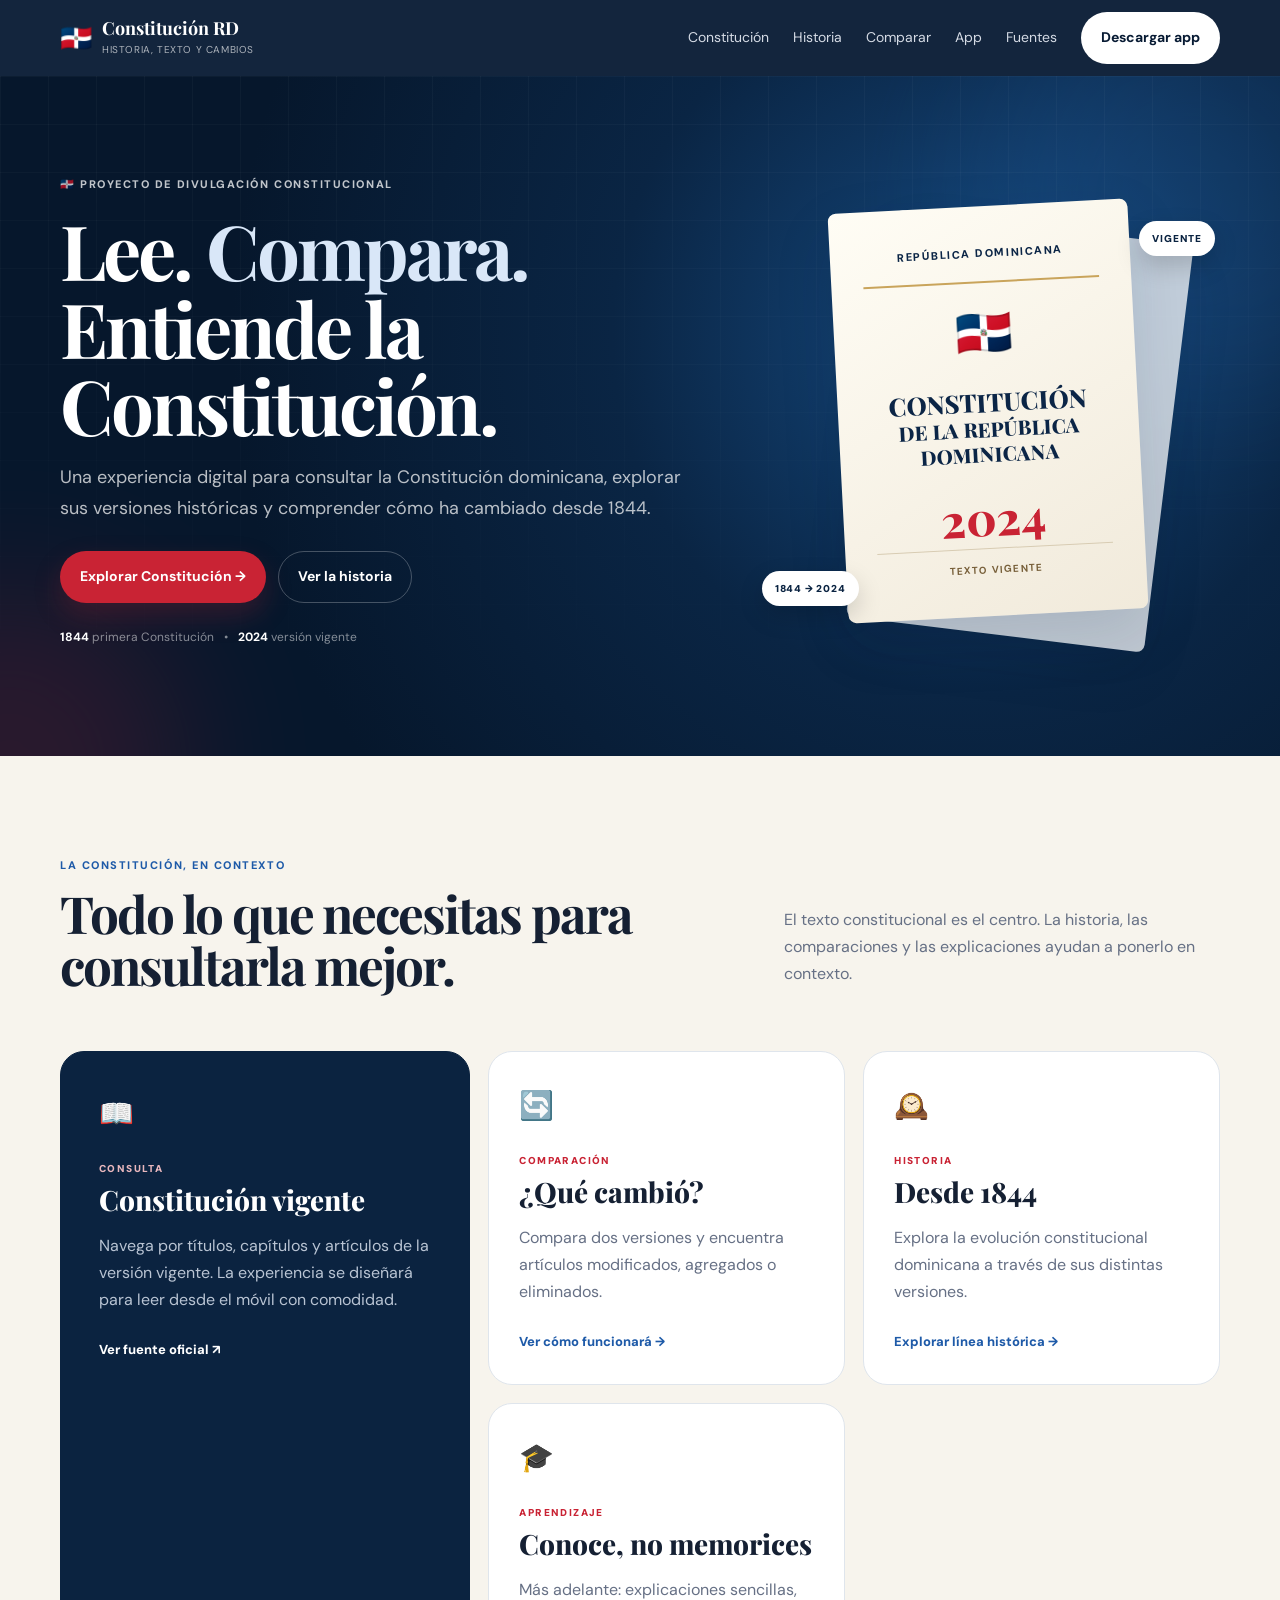
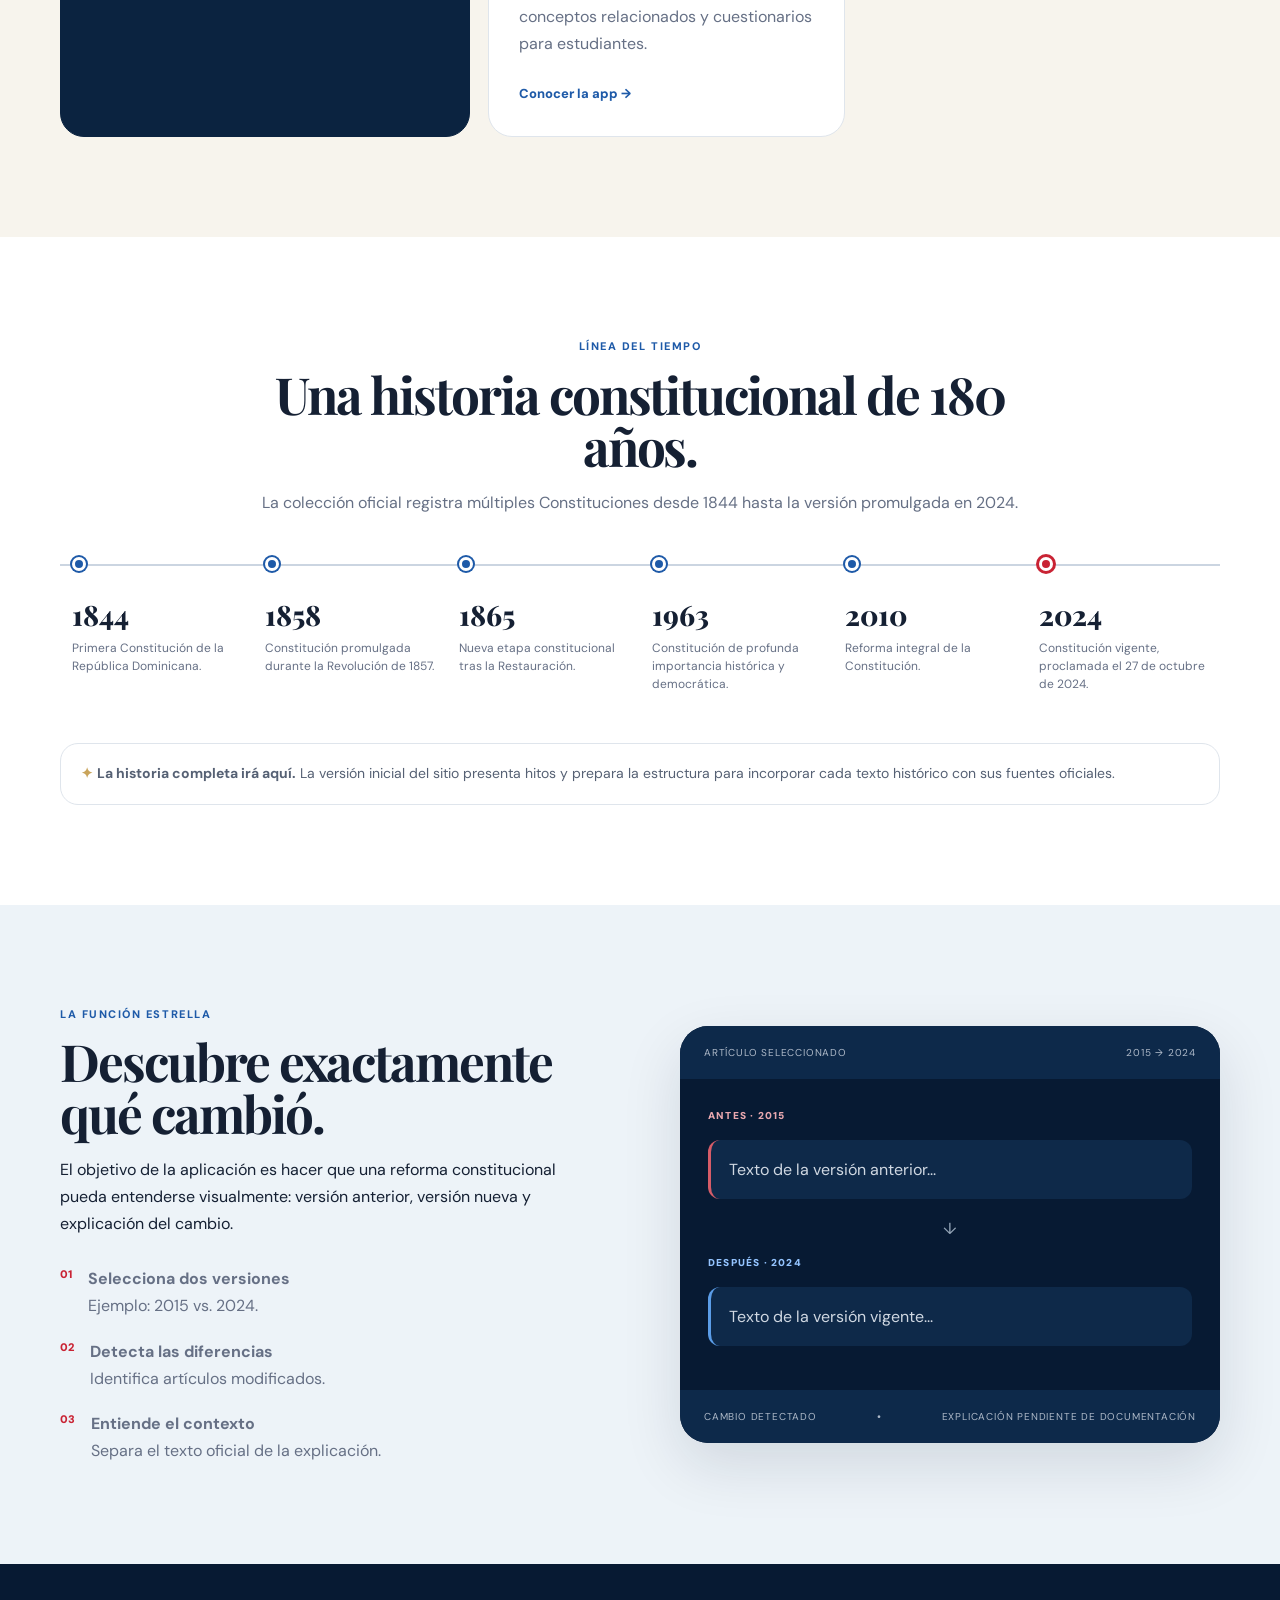
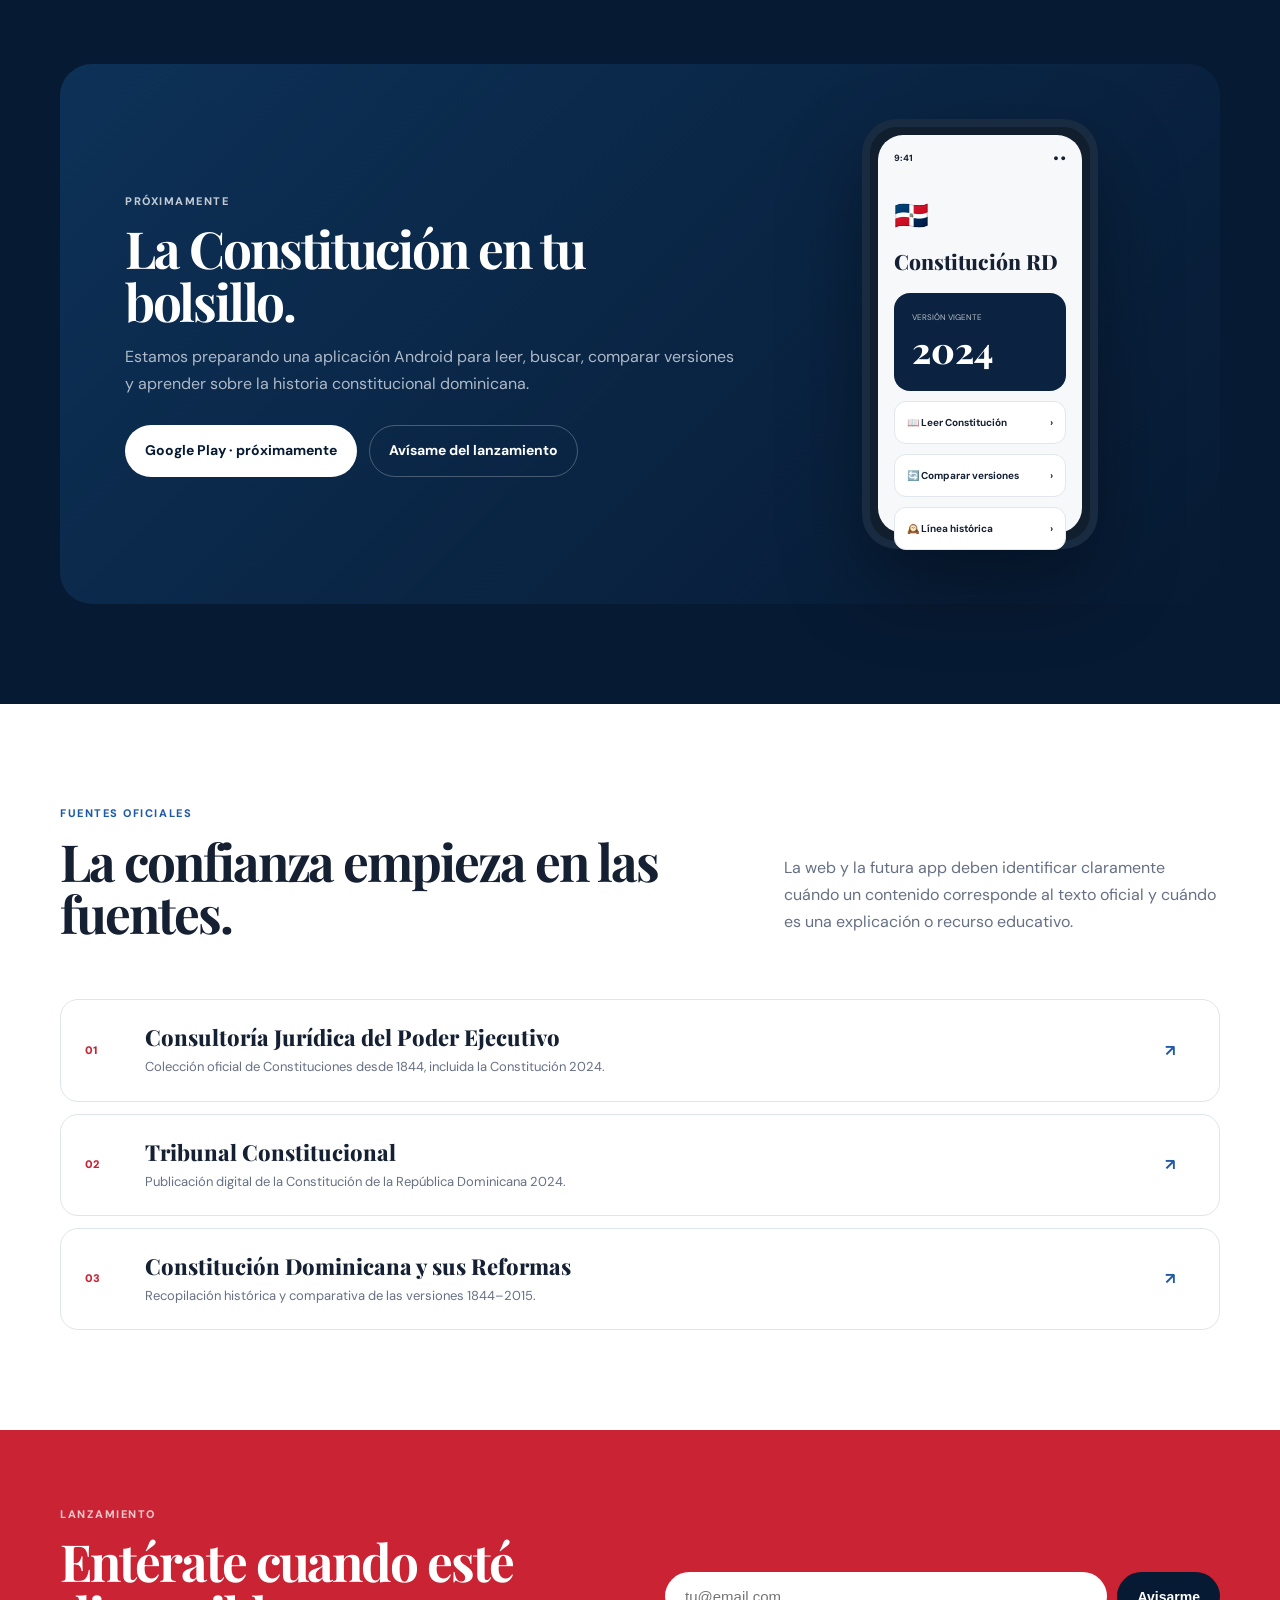
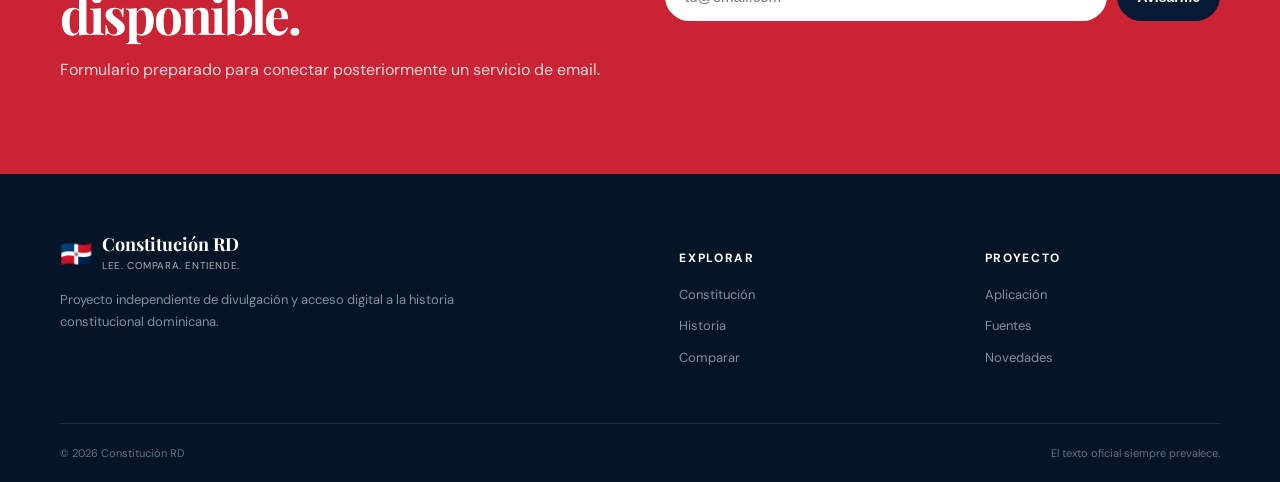
<file: index.html>
<!doctype html><html lang="es"><head><meta charset="utf-8"><meta name="viewport" content="width=device-width,initial-scale=1"><meta name="description" content="Constitución RD — lee, compara y descubre la evolución de la Constitución de la República Dominicana desde 1844."><meta name="theme-color" content="#071a33"><title>Constitución RD — Lee, compara y entiende</title><link rel="preconnect" href="https://fonts.googleapis.com"><link rel="preconnect" href="https://fonts.gstatic.com" crossorigin><link href="https://fonts.googleapis.com/css2?family=DM+Sans:wght@400;500;600;700&family=Playfair+Display:wght@600;700;800&display=swap" rel="stylesheet"><style>
:root{--n:#071a33;--n2:#0d3157;--b:#1e5aa8;--r:#c92334;--c:#f7f4ed;--i:#152033;--m:#667085;--l:#dfe5ec;--g:#c9a45b;--s:0 22px 60px rgba(7,26,51,.12)}*{box-sizing:border-box}html{scroll-behavior:smooth}body{margin:0;color:var(--i);font:16px/1.7 'DM Sans',sans-serif}a{text-decoration:none;color:inherit}.ct{width:min(1160px,calc(100% - 40px));margin:auto}.hdr{position:sticky;top:0;z-index:10;background:rgba(7,26,51,.95);backdrop-filter:blur(15px);color:#fff}.navw{height:76px;display:flex;align-items:center;gap:24px}.brand{display:flex;gap:10px;align-items:center;margin-right:auto}.bm{font-size:26px}.brand b{display:block;font:700 18px/1 'Playfair Display',serif}.brand small{display:block;font-size:10px;opacity:.65;letter-spacing:.06em;text-transform:uppercase;margin-top:4px}.nav{display:flex;gap:24px;font-size:14px;color:#d5dbe5}.nav a:hover{color:#fff}.btn{display:inline-flex;align-items:center;justify-content:center;gap:9px;border-radius:999px;padding:13px 19px;font-weight:700;font-size:14px;border:1px solid transparent}.btn.w{background:#fff;color:var(--n)}.btn.r{background:var(--r);color:#fff;box-shadow:0 12px 28px rgba(201,35,52,.22)}.btn.o{background:transparent;border-color:rgba(255,255,255,.25);color:#fff}.menu{display:none;background:none;border:0;color:#fff;font-size:25px}.hero{position:relative;overflow:hidden;background:radial-gradient(circle at 76% 38%,#15497f 0,#0a2544 34%,#06172c 70%);color:#fff;padding:85px 0 95px}.hero:after{content:'';position:absolute;inset:0;background-image:linear-gradient(rgba(255,255,255,.03) 1px,transparent 1px),linear-gradient(90deg,rgba(255,255,255,.03) 1px,transparent 1px);background-size:48px 48px;mask-image:linear-gradient(to bottom,black,transparent)}.gl{position:absolute;border-radius:50%;filter:blur(70px);opacity:.18}.gl.a{width:420px;height:420px;right:-120px;top:-90px;background:#2c79cb}.gl.b{width:360px;height:360px;left:-170px;bottom:-190px;background:var(--r)}.hg{position:relative;z-index:1;display:grid;grid-template-columns:1.15fr .85fr;gap:70px;align-items:center}.ey{font-size:11px;font-weight:800;letter-spacing:.14em;text-transform:uppercase;opacity:.75}.hero h1,.sec h2,.app h2,.news h2{font-family:'Playfair Display',serif;line-height:1.02;letter-spacing:-.04em}.hero h1{font-size:clamp(48px,6vw,76px);margin:18px 0}.hero h1 em{font-style:normal;color:#d9e7f8}.lead{max-width:640px;color:rgba(255,255,255,.72);font-size:18px}.actions{display:flex;gap:12px;flex-wrap:wrap;margin-top:28px}.proof{display:flex;gap:10px;margin-top:24px;color:rgba(255,255,255,.5);font-size:12px}.proof b{color:#fff}.docwrap{height:500px;position:relative;display:flex;justify-content:center;align-items:center}.doc{position:absolute;width:300px;height:410px;border-radius:8px;box-shadow:var(--s)}.back{background:#edf1f5;transform:rotate(7deg) translate(34px,16px);opacity:.8}.front{background:linear-gradient(150deg,#fffdf5,#f1eadb);color:#0b2546;transform:rotate(-3deg);padding:38px 32px;display:flex;flex-direction:column;align-items:center;text-align:center}.dt{font-size:11px;letter-spacing:.14em;font-weight:800}.dl{width:100%;height:2px;background:var(--g);margin:18px 0 10px}.de{font-size:46px}.dtitle{font:800 25px/1 'Playfair Display',serif;margin-top:18px}.dtitle span{font-size:20px}.dy{font:800 46px 'Playfair Display',serif;color:var(--r);margin-top:auto}.db{width:100%;border-top:1px solid #d8ccb3;padding-top:12px;font-size:10px;font-weight:700;letter-spacing:.12em;text-transform:uppercase;color:#775f39}.tag{position:absolute;background:#fff;color:#0a2341;padding:9px 13px;border-radius:999px;box-shadow:0 10px 25px rgba(0,0,0,.17);font-size:10px;font-weight:900;letter-spacing:.08em}.t1{top:60px;right:5px}.t2{bottom:55px;left:5px}.sec{padding:100px 0}.soft{background:var(--c)}.heading{margin-bottom:48px}.split{display:grid;grid-template-columns:1.05fr .7fr;gap:70px;align-items:end}.center{text-align:center;max-width:780px;margin:0 auto 48px}.ey.d{color:var(--b);opacity:1}.sec h2,.news h2{font-size:clamp(35px,4vw,52px);margin:12px 0}.heading p{color:var(--m)}.cards{display:grid;grid-template-columns:1.15fr 1fr 1fr;gap:18px}.card{background:#fff;border:1px solid var(--l);border-radius:24px;padding:30px;min-height:250px}.card.main{grid-row:span 2;background:#0b2340;color:#fff;border-color:#0b2340;padding:38px}.icon{font-size:28px;margin-bottom:22px}.kick{font-size:10px;font-weight:900;letter-spacing:.14em;text-transform:uppercase;color:var(--r)}.main .kick{color:#e8b7bd}.card h3{font:800 28px/1.1 'Playfair Display',serif;margin:8px 0}.card p{color:var(--m)}.main p{color:#b9c4d3}.card a{display:inline-block;color:var(--b);font-size:13px;font-weight:800;margin-top:10px}.main a{color:#fff}.timeline{display:grid;grid-template-columns:repeat(6,1fr);border-top:2px solid #cbd5e1;padding-top:30px}.ti{position:relative;padding:0 12px 20px}.dot{position:absolute;left:12px;top:-39px;width:14px;height:14px;border-radius:50%;background:var(--b);box-shadow:0 0 0 2px var(--b);border:3px solid #fff}.current .dot{background:var(--r);box-shadow:0 0 0 3px var(--r)}.yr{font:800 28px 'Playfair Display',serif}.desc{font-size:12px;color:var(--m);line-height:1.5;margin-top:6px}.note{margin-top:30px;border:1px solid var(--l);border-radius:18px;padding:18px 20px;background:#fff;color:#566174;font-size:14px}.note b{color:var(--g)}.cmp{background:#edf3f8}.cg{display:grid;grid-template-columns:1fr 1fr;gap:80px;align-items:center}.pts{display:grid;gap:18px;margin-top:28px}.pts div{display:flex;gap:16px}.pts span{color:var(--r);font-size:11px;font-weight:900}.pts p{margin:0;color:var(--m)}.diff{background:var(--n);color:#fff;border-radius:28px;overflow:hidden;box-shadow:var(--s)}.dh,.df{padding:18px 24px;background:#0d294a;display:flex;justify-content:space-between;font-size:10px;letter-spacing:.08em;text-transform:uppercase;color:#aeb9c8}.dbody{padding:28px}.lbl{font-size:10px;font-weight:900;letter-spacing:.12em;margin-bottom:8px}.old{color:#e9a8af}.new{color:#94c4ff}.box{padding:16px 18px;border-radius:12px;background:#0e2949;color:#d0d8e2}.box.o{border-left:3px solid #d65c68}.box.n{border-left:3px solid #5b9de8}.arrow{text-align:center;color:#94a5b7;margin:12px}.appsec{background:var(--n);color:#fff}.app{border-radius:32px;background:linear-gradient(135deg,#0d3157,#071a33);padding:55px 65px;display:grid;grid-template-columns:1fr 350px;gap:50px;align-items:center;min-height:470px}.app p{color:#aeb9c8;max-width:620px}.phone{justify-self:center;width:236px;height:430px;border:8px solid #182b40;border-radius:35px;background:#101e2e;padding:8px;box-shadow:0 35px 80px rgba(0,0,0,.35)}.screen{height:100%;border-radius:25px;background:#f7f8fa;color:var(--i);padding:16px}.bar{display:flex;justify-content:space-between;font-size:9px;font-weight:800}.flag{font-size:28px;margin-top:25px}.mini-title{font:800 21px 'Playfair Display',serif;margin:8px 0 18px}.mini-card{padding:18px;border-radius:16px;background:#0b2340;color:#fff}.mini-card small{display:block;font-size:8px;opacity:.7}.mini-card strong{font:800 36px 'Playfair Display',serif}.row{margin-top:10px;padding:12px;background:#fff;border:1px solid #e1e7ed;border-radius:12px;font-size:10px;font-weight:700;display:flex;justify-content:space-between}.srcs{display:grid;gap:12px}.src{display:grid;grid-template-columns:40px 1fr 30px;gap:20px;align-items:center;border:1px solid var(--l);border-radius:18px;padding:22px 24px}.src>span{color:var(--r);font-size:11px;font-weight:900}.src h3{font:800 22px 'Playfair Display',serif;margin:0 0 4px}.src p{margin:0;color:var(--m);font-size:13px}.src strong{color:var(--b)}.news{padding:75px 0;background:var(--r);color:#fff}.newsg{display:grid;grid-template-columns:1fr 1fr;gap:50px;align-items:center}.news p{color:#ffd9dd}.form{display:grid;grid-template-columns:1fr auto;gap:10px}.form input{border:0;border-radius:999px;padding:16px 20px;font-size:15px;outline:none}.form .btn{background:var(--n);color:#fff}.msg{grid-column:1/-1;font-size:12px!important;margin:0;color:#fff!important}.foot{background:#051426;color:#fff;padding:58px 0 20px}.fg{display:grid;grid-template-columns:1.4fr .6fr .6fr;gap:70px;padding-bottom:45px}.foot p{color:#8190a4;font-size:13px;max-width:420px}.foot h4{font-size:12px;letter-spacing:.14em;text-transform:uppercase}.foot a{display:block;color:#8190a4;font-size:13px;margin:9px 0}.fb{border-top:1px solid rgba(255,255,255,.1);padding-top:20px;display:flex;justify-content:space-between;color:#647387;font-size:11px}@media(max-width:900px){.nav{display:none}.menu{display:block}.navw>.w{display:none}.hg,.cg,.newsg,.app,.split{grid-template-columns:1fr}.hero{padding-top:60px}.docwrap{height:460px}.cards{grid-template-columns:1fr 1fr}.card.main{grid-row:auto}.timeline{grid-template-columns:repeat(3,1fr);row-gap:45px}.app{padding:45px 32px}.phone{justify-self:start}.fg{grid-template-columns:1fr 1fr;gap:40px}}@media(max-width:600px){.ct{width:min(100% - 28px,1160px)}.hero h1{font-size:45px}.lead{font-size:16px}.docwrap{height:420px}.doc{width:255px;height:350px}.front{padding:28px 24px}.dtitle{font-size:20px}.dtitle span{font-size:16px}.cards{grid-template-columns:1fr}.timeline{grid-template-columns:1fr}.ti{padding-left:24px}.dot{left:0}.sec{padding:72px 0}.app h2,.news h2{font-size:40px}.form{grid-template-columns:1fr}.fg{grid-template-columns:1fr}.fb{flex-direction:column;gap:8px}.src{grid-template-columns:28px 1fr 20px}}
</style></head><body><header class="hdr"><div class="ct navw"><a class="brand" href="#inicio"><span class="bm">🇩🇴</span><span><b>Constitución RD</b><small>Historia, texto y cambios</small></span></a><button class="menu" id="menu">☰</button><nav class="nav" id="nav"><a href="#constitucion">Constitución</a><a href="#historia">Historia</a><a href="#comparar">Comparar</a><a href="#app">App</a><a href="#fuentes">Fuentes</a></nav><a class="btn w" href="#app">Descargar app</a></div></header><main id="inicio"><section class="hero"><div class="gl a"></div><div class="gl b"></div><div class="ct hg"><div><div class="ey">🇩🇴 Proyecto de divulgación constitucional</div><h1>Lee. <em>Compara.</em><br>Entiende la Constitución.</h1><p class="lead">Una experiencia digital para consultar la Constitución dominicana, explorar sus versiones históricas y comprender cómo ha cambiado desde 1844.</p><div class="actions"><a class="btn r" href="#constitucion">Explorar Constitución →</a><a class="btn o" href="#historia">Ver la historia</a></div><div class="proof"><span><b>1844</b> primera Constitución</span><span>•</span><span><b>2024</b> versión vigente</span></div></div><div class="docwrap"><div class="doc back"></div><div class="doc front"><div class="dt">REPÚBLICA DOMINICANA</div><div class="dl"></div><div class="de">🇩🇴</div><div class="dtitle">CONSTITUCIÓN<br><span>DE LA REPÚBLICA<br>DOMINICANA</span></div><div class="dy">2024</div><div class="db">Texto vigente</div></div><span class="tag t1">VIGENTE</span><span class="tag t2">1844 → 2024</span></div></div></section><section class="sec soft" id="constitucion"><div class="ct"><div class="heading split"><div><div class="ey d">La Constitución, en contexto</div><h2>Todo lo que necesitas para consultarla mejor.</h2></div><p>El texto constitucional es el centro. La historia, las comparaciones y las explicaciones ayudan a ponerlo en contexto.</p></div><div class="cards"><article class="card main"><div class="icon">📖</div><div class="kick">Consulta</div><h3>Constitución vigente</h3><p>Navega por títulos, capítulos y artículos de la versión vigente. La experiencia se diseñará para leer desde el móvil con comodidad.</p><a href="#fuentes">Ver fuente oficial ↗</a></article><article class="card"><div class="icon">🔄</div><div class="kick">Comparación</div><h3>¿Qué cambió?</h3><p>Compara dos versiones y encuentra artículos modificados, agregados o eliminados.</p><a href="#comparar">Ver cómo funcionará →</a></article><article class="card"><div class="icon">🕰️</div><div class="kick">Historia</div><h3>Desde 1844</h3><p>Explora la evolución constitucional dominicana a través de sus distintas versiones.</p><a href="#historia">Explorar línea histórica →</a></article><article class="card"><div class="icon">🎓</div><div class="kick">Aprendizaje</div><h3>Conoce, no memorices</h3><p>Más adelante: explicaciones sencillas, conceptos relacionados y cuestionarios para estudiantes.</p><a href="#app">Conocer la app →</a></article></div></div></section><section class="sec" id="historia"><div class="ct"><div class="heading center"><div class="ey d">Línea del tiempo</div><h2>Una historia constitucional de 180 años.</h2><p>La colección oficial registra múltiples Constituciones desde 1844 hasta la versión promulgada en 2024.</p></div><div class="timeline" id="timeline"></div><div class="note"><b>✦</b> <strong>La historia completa irá aquí.</strong> La versión inicial del sitio presenta hitos y prepara la estructura para incorporar cada texto histórico con sus fuentes oficiales.</div></div></section><section class="sec cmp" id="comparar"><div class="ct cg"><div><div class="ey d">La función estrella</div><h2>Descubre exactamente qué cambió.</h2><p>El objetivo de la aplicación es hacer que una reforma constitucional pueda entenderse visualmente: versión anterior, versión nueva y explicación del cambio.</p><div class="pts"><div><span>01</span><p><strong>Selecciona dos versiones</strong><br>Ejemplo: 2015 vs. 2024.</p></div><div><span>02</span><p><strong>Detecta las diferencias</strong><br>Identifica artículos modificados.</p></div><div><span>03</span><p><strong>Entiende el contexto</strong><br>Separa el texto oficial de la explicación.</p></div></div></div><div class="diff"><div class="dh"><span>Artículo seleccionado</span><span>2015 → 2024</span></div><div class="dbody"><div class="lbl old">ANTES · 2015</div><p class="box o">Texto de la versión anterior...</p><div class="arrow">↓</div><div class="lbl new">DESPUÉS · 2024</div><p class="box n">Texto de la versión vigente...</p></div><div class="df">Cambio detectado <strong>•</strong> explicación pendiente de documentación</div></div></div></section><section class="sec appsec" id="app"><div class="ct app"><div><div class="ey">Próximamente</div><h2>La Constitución en tu bolsillo.</h2><p>Estamos preparando una aplicación Android para leer, buscar, comparar versiones y aprender sobre la historia constitucional dominicana.</p><div class="actions"><span class="btn w">Google Play · próximamente</span><a class="btn o" href="#suscribete">Avísame del lanzamiento</a></div></div><div class="phone"><div class="screen"><div class="bar"><span>9:41</span><span>● ●</span></div><div class="flag">🇩🇴</div><div class="mini-title">Constitución RD</div><div class="mini-card"><small>VERSIÓN VIGENTE</small><strong>2024</strong></div><div class="row">📖 Leer Constitución <span>›</span></div><div class="row">🔄 Comparar versiones <span>›</span></div><div class="row">🕰️ Línea histórica <span>›</span></div></div></div></div></section><section class="sec" id="fuentes"><div class="ct"><div class="heading split"><div><div class="ey d">Fuentes oficiales</div><h2>La confianza empieza en las fuentes.</h2></div><p>La web y la futura app deben identificar claramente cuándo un contenido corresponde al texto oficial y cuándo es una explicación o recurso educativo.</p></div><div class="srcs"><a class="src" href="https://consultoria.gov.do/Services/Constitutions" target="_blank" rel="noreferrer"><span>01</span><div><h3>Consultoría Jurídica del Poder Ejecutivo</h3><p>Colección oficial de Constituciones desde 1844, incluida la Constitución 2024.</p></div><strong>↗</strong></a><a class="src" href="https://www.tribunalconstitucional.gob.do/transparencia/base-legal-de-la-instituci%C3%B3n/constituci%C3%B3n-de-la-rep%C3%BAblica-dominicana/" target="_blank" rel="noreferrer"><span>02</span><div><h3>Tribunal Constitucional</h3><p>Publicación digital de la Constitución de la República Dominicana 2024.</p></div><strong>↗</strong></a><a class="src" href="https://www.tribunalconstitucional.gob.do/cec/publicaciones/la-constituci%C3%B3n-dominicana-y-sus-reformas-1844-2015-tomo-1/" target="_blank" rel="noreferrer"><span>03</span><div><h3>Constitución Dominicana y sus Reformas</h3><p>Recopilación histórica y comparativa de las versiones 1844–2015.</p></div><strong>↗</strong></a></div></div></section><section class="news" id="suscribete"><div class="ct newsg"><div><div class="ey">Lanzamiento</div><h2>Entérate cuando esté disponible.</h2><p>Formulario preparado para conectar posteriormente un servicio de email.</p></div><form class="form" id="form"><input id="email" type="email" placeholder="tu@email.com" required><button class="btn" type="submit">Avisarme</button><p class="msg" id="msg"></p></form></div></section></main><footer class="foot"><div class="ct fg"><div><div class="brand"><span class="bm">🇩🇴</span><span><b>Constitución RD</b><small>Lee. Compara. Entiende.</small></span></div><p>Proyecto independiente de divulgación y acceso digital a la historia constitucional dominicana.</p></div><div><h4>Explorar</h4><a href="#constitucion">Constitución</a><a href="#historia">Historia</a><a href="#comparar">Comparar</a></div><div><h4>Proyecto</h4><a href="#app">Aplicación</a><a href="#fuentes">Fuentes</a><a href="#suscribete">Novedades</a></div></div><div class="ct fb"><span>© <span id="year"></span> Constitución RD</span><span>El texto oficial siempre prevalece.</span></div></footer><script>const ms=[['1844','Primera Constitución de la República Dominicana.'],['1858','Constitución promulgada durante la Revolución de 1857.'],['1865','Nueva etapa constitucional tras la Restauración.'],['1963','Constitución de profunda importancia histórica y democrática.'],['2010','Reforma integral de la Constitución.'],['2024','Constitución vigente, proclamada el 27 de octubre de 2024.',1]];document.getElementById('timeline').innerHTML=ms.map(x=>`<article class="ti ${x[2]?'current':''}"><span class="dot"></span><div class="yr">${x[0]}</div><div class="desc">${x[1]}</div></article>`).join('');document.getElementById('year').textContent=new Date().getFullYear();const m=document.getElementById('menu'),n=document.getElementById('nav');m.onclick=()=>{n.style.display=n.style.display==='flex'?'none':'flex';if(n.style.display==='flex'){Object.assign(n.style,{position:'absolute',top:'76px',left:'0',right:'0',padding:'18px 20px',background:'#071a33',flexDirection:'column',borderTop:'1px solid rgba(255,255,255,.08)'})}};document.querySelectorAll('.nav a').forEach(a=>a.onclick=()=>{if(innerWidth<=900)n.style.display='none'});document.getElementById('form').onsubmit=e=>{e.preventDefault();const x=document.getElementById('email').value.trim();document.getElementById('msg').textContent=`Gracias. ${x} quedó preparado para recibir novedades cuando conectemos el formulario.`;e.target.reset()};</script></body></html>
</file>
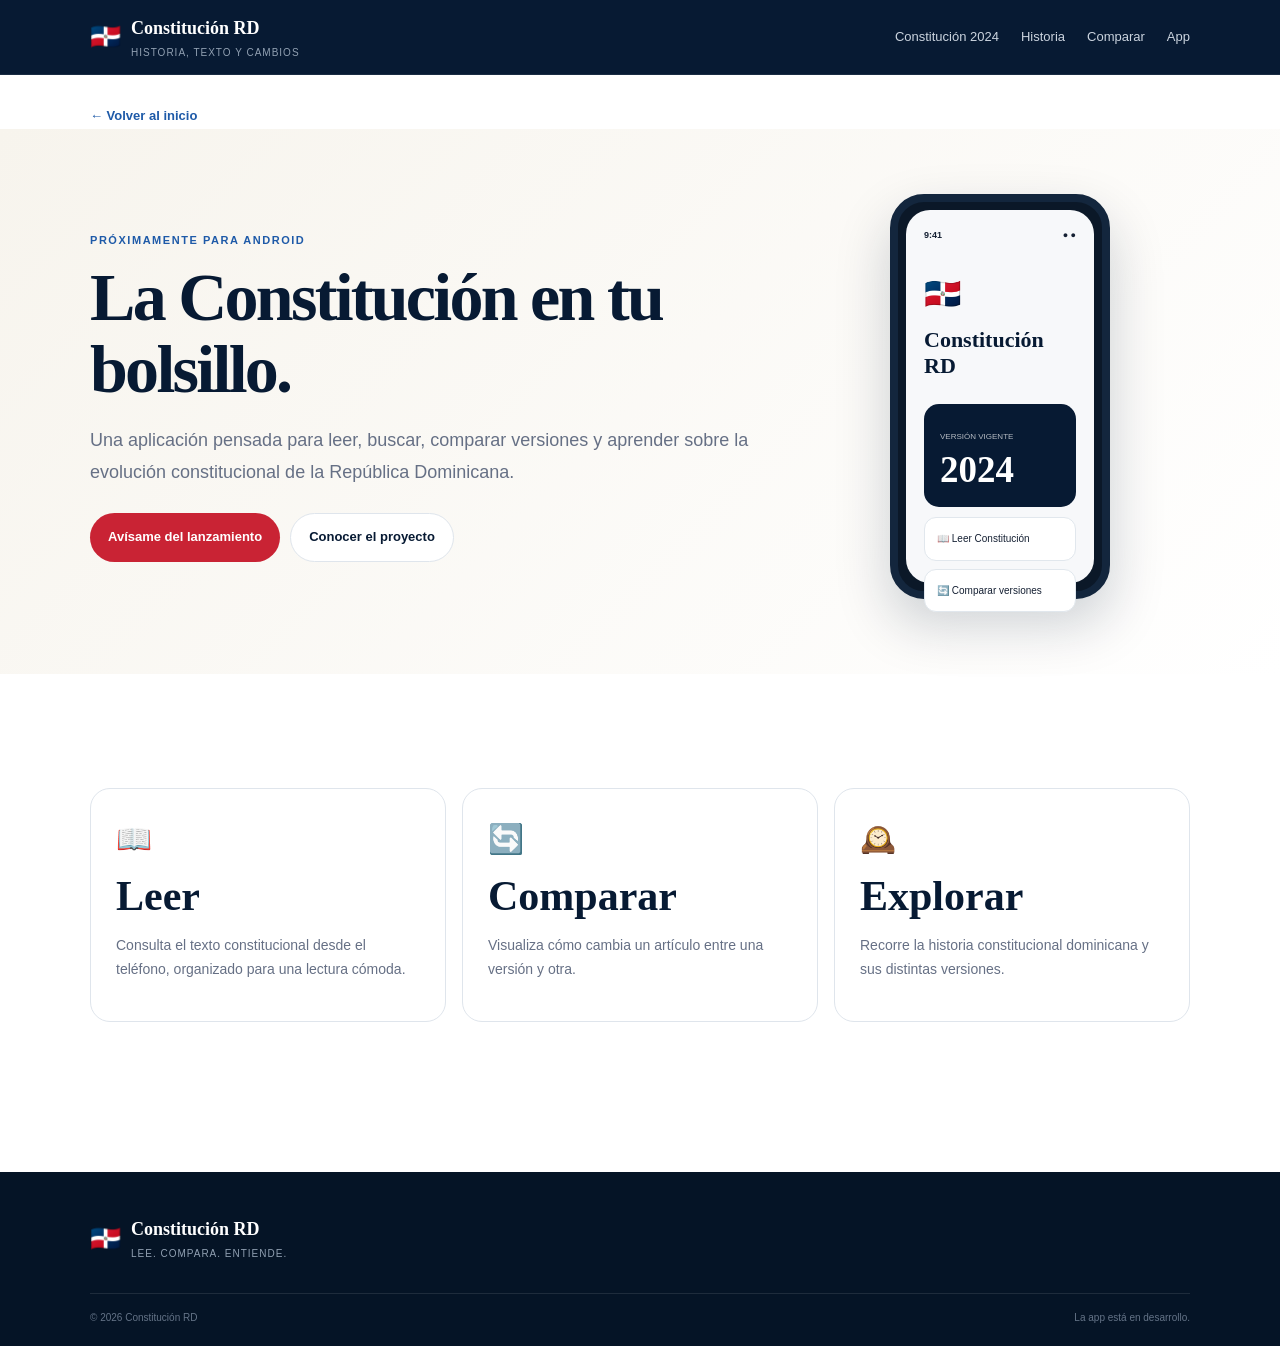
<file: app/index.html>
<!doctype html><html lang="es"><head><meta charset="utf-8"><meta name="viewport" content="width=device-width,initial-scale=1"><meta name="description" content="Constitución RD para Android: lee, compara y explora la historia constitucional dominicana desde tu móvil."><meta name="theme-color" content="#071a33"><link rel="icon" href="/favicon.svg"><link rel="manifest" href="/site.webmanifest"><link rel="stylesheet" href="/styles.css"><title>App Constitución RD | Próximamente</title></head><body><header class="top"><div class="wrap bar"><a class="brand" href="/"><span class="flag">🇩🇴</span><span><strong>Constitución RD</strong><small>Historia, texto y cambios</small></span></a><nav class="nav"><a href="/constitucion/2024/">Constitución 2024</a><a href="/historia/">Historia</a><a href="/comparar/">Comparar</a><a href="/app/">App</a></nav></div></header><main><div class="wrap"><a class="back" href="/">← Volver al inicio</a></div><section class="hero"><div class="wrap appgrid"><div><div class="ey">Próximamente para Android</div><h1>La Constitución en tu bolsillo.</h1><p>Una aplicación pensada para leer, buscar, comparar versiones y aprender sobre la evolución constitucional de la República Dominicana.</p><div class="actions"><a class="btn primary" href="/#suscribete">Avísame del lanzamiento</a><a class="btn outline" href="/">Conocer el proyecto</a></div></div><div class="phone"><div class="screen"><div style="font-size:9px;font-weight:800;display:flex;justify-content:space-between"><span>9:41</span><span>● ●</span></div><div style="font-size:30px;margin-top:24px">🇩🇴</div><h3 style="font:800 22px Georgia,serif;color:#071a33;margin:7px 0 18px">Constitución RD</h3><div class="mini"><small>VERSIÓN VIGENTE</small><b>2024</b></div><div style="margin-top:10px;padding:12px;background:#fff;border:1px solid #e1e7ed;border-radius:12px;font-size:10px">📖 Leer Constitución</div><div style="margin-top:8px;padding:12px;background:#fff;border:1px solid #e1e7ed;border-radius:12px;font-size:10px">🔄 Comparar versiones</div></div></div></div></section><section class="section"><div class="wrap"><div class="grid"><article class="card"><strong>📖</strong><h2>Leer</h2><p>Consulta el texto constitucional desde el teléfono, organizado para una lectura cómoda.</p></article><article class="card"><strong>🔄</strong><h2>Comparar</h2><p>Visualiza cómo cambia un artículo entre una versión y otra.</p></article><article class="card"><strong>🕰️</strong><h2>Explorar</h2><p>Recorre la historia constitucional dominicana y sus distintas versiones.</p></article></div></div></section></main><footer class="footer"><div class="wrap"><div class="brand"><span class="flag">🇩🇴</span><span><strong>Constitución RD</strong><small>Lee. Compara. Entiende.</small></span></div><div class="footline"><span>© 2026 Constitución RD</span><span>La app está en desarrollo.</span></div></div></footer></body></html>
</file>
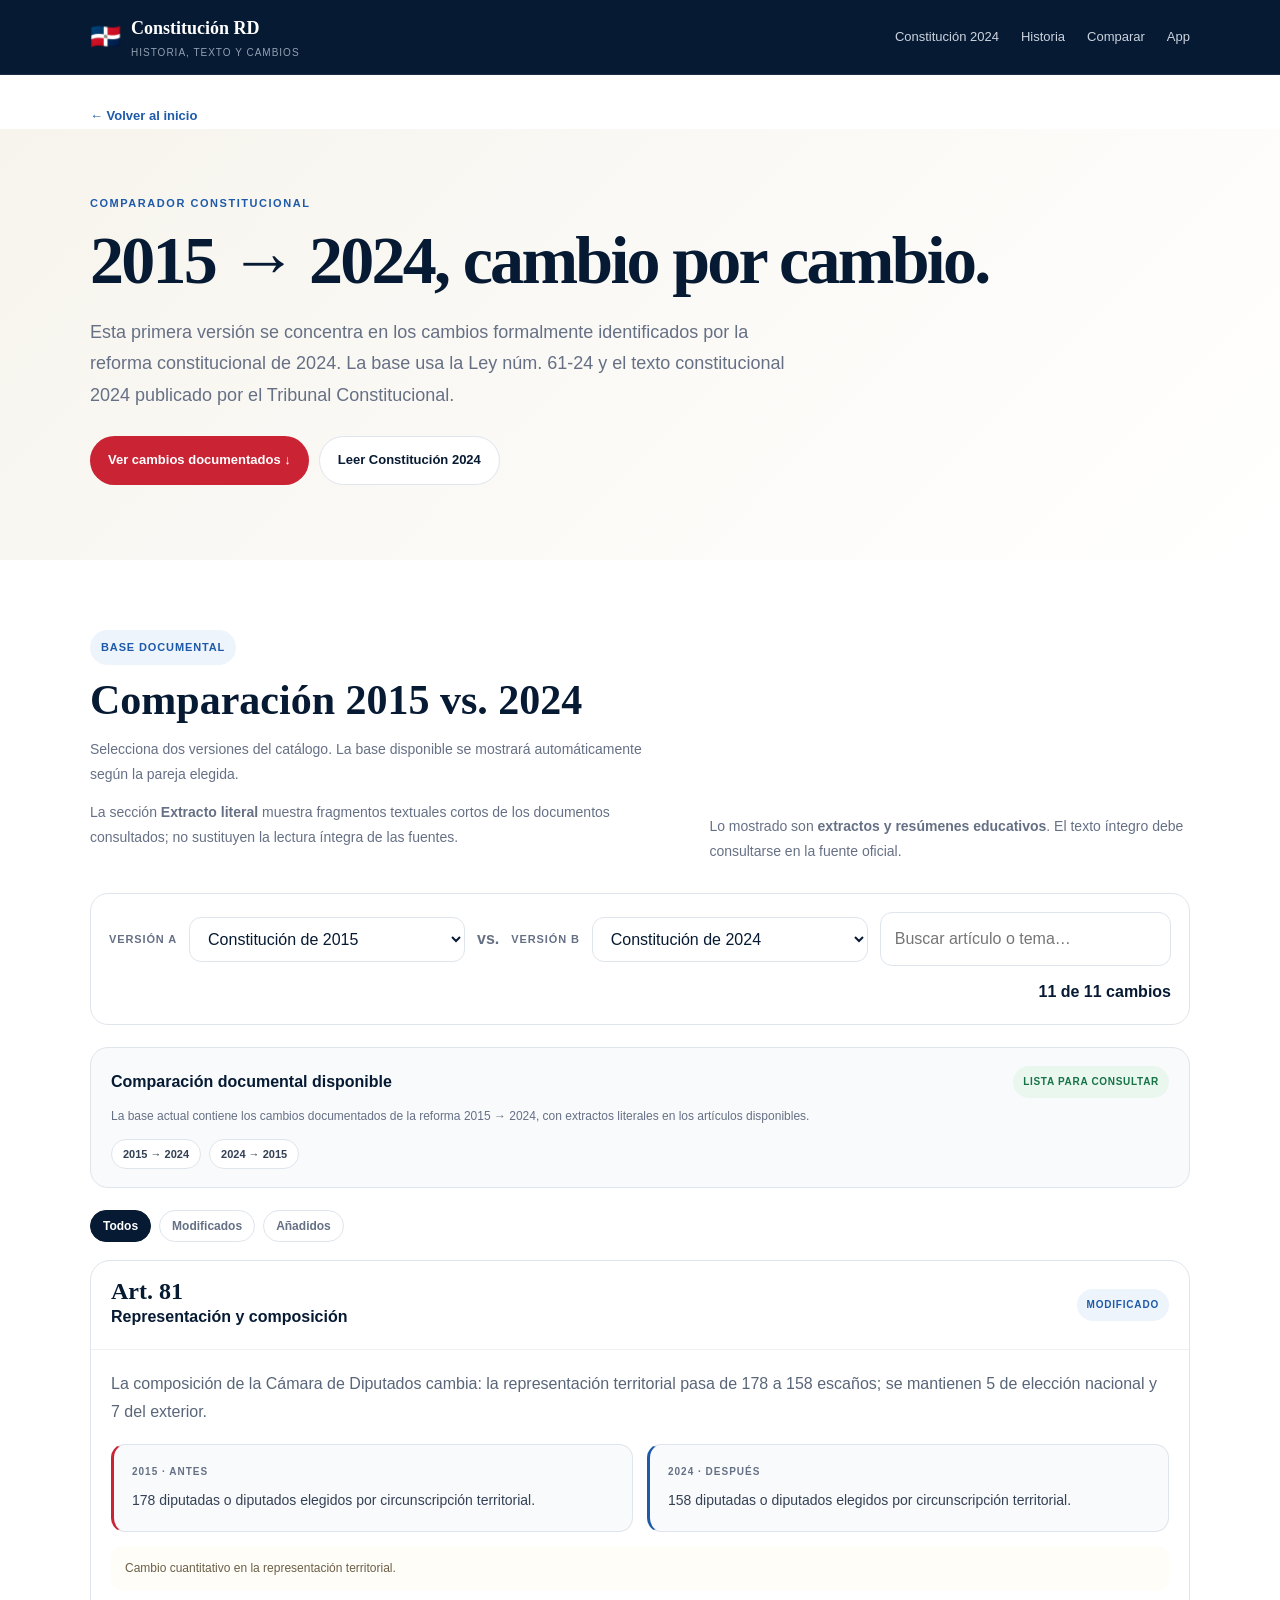
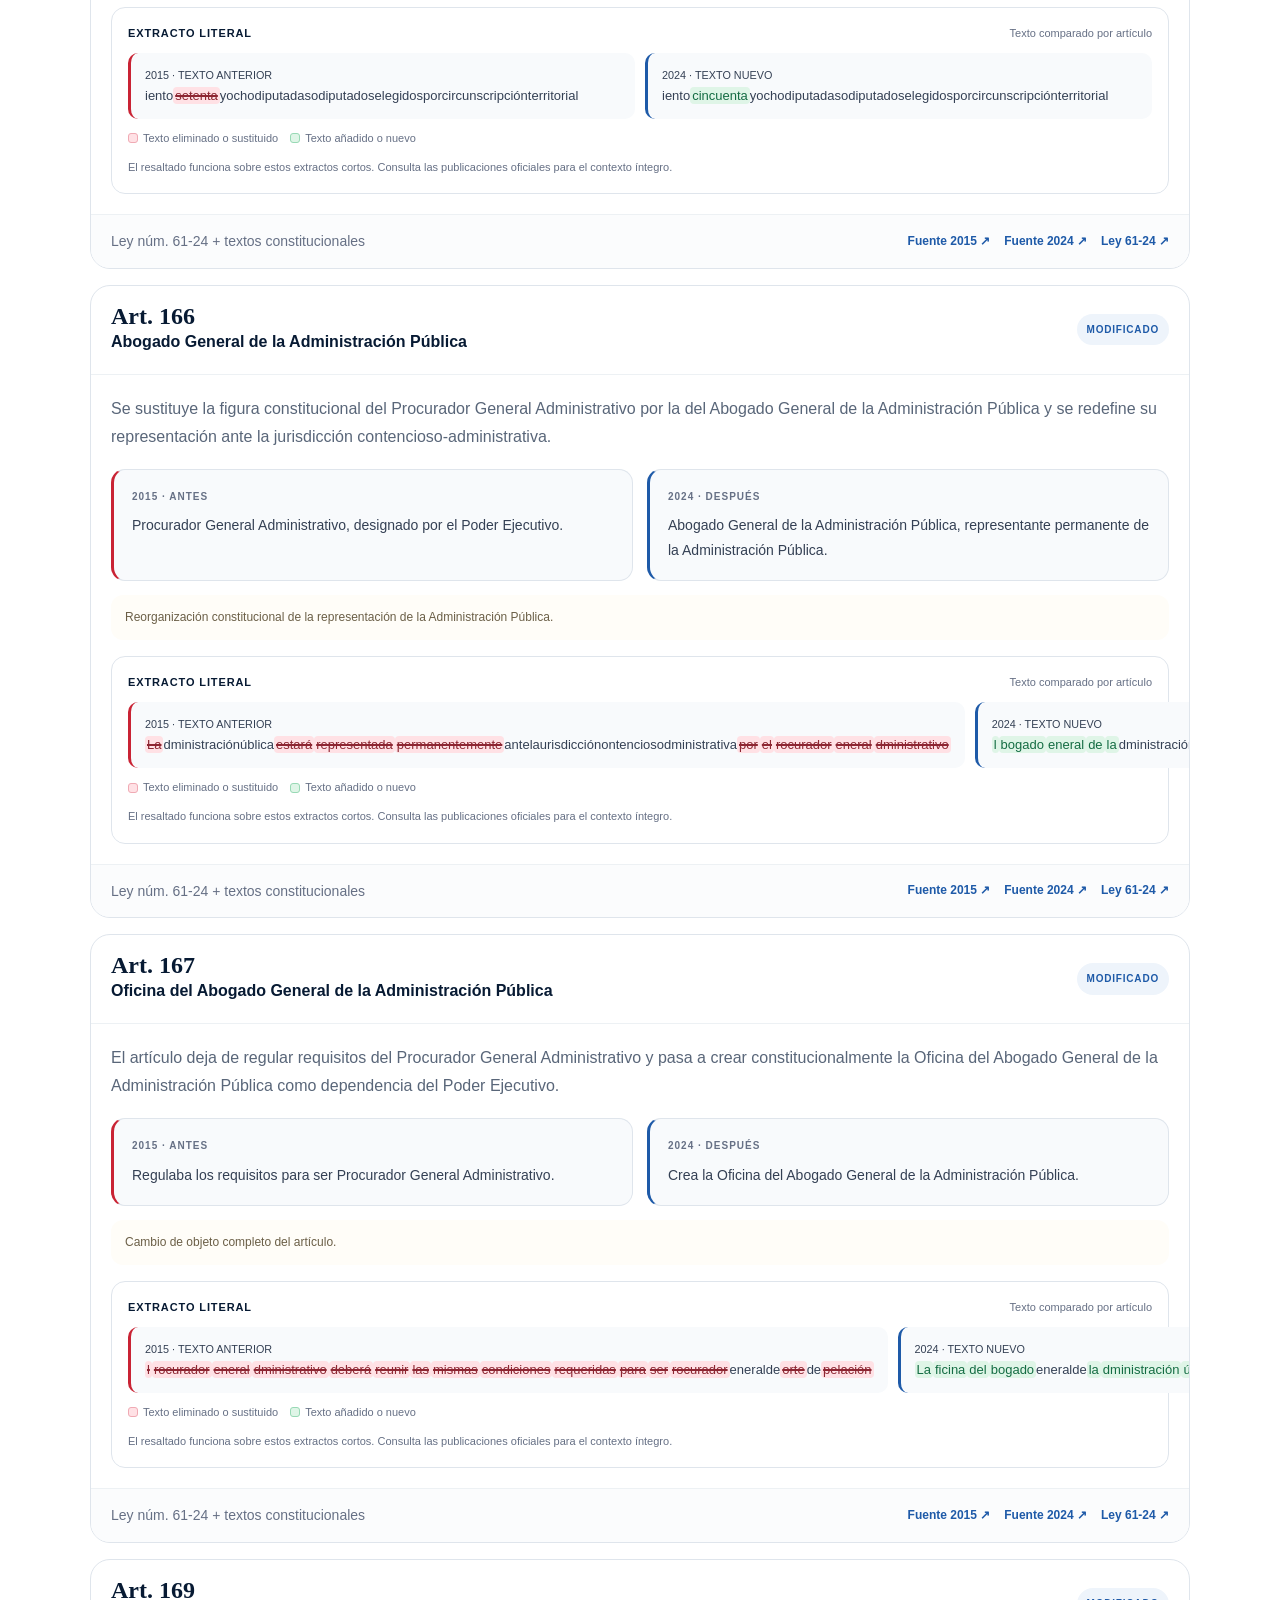
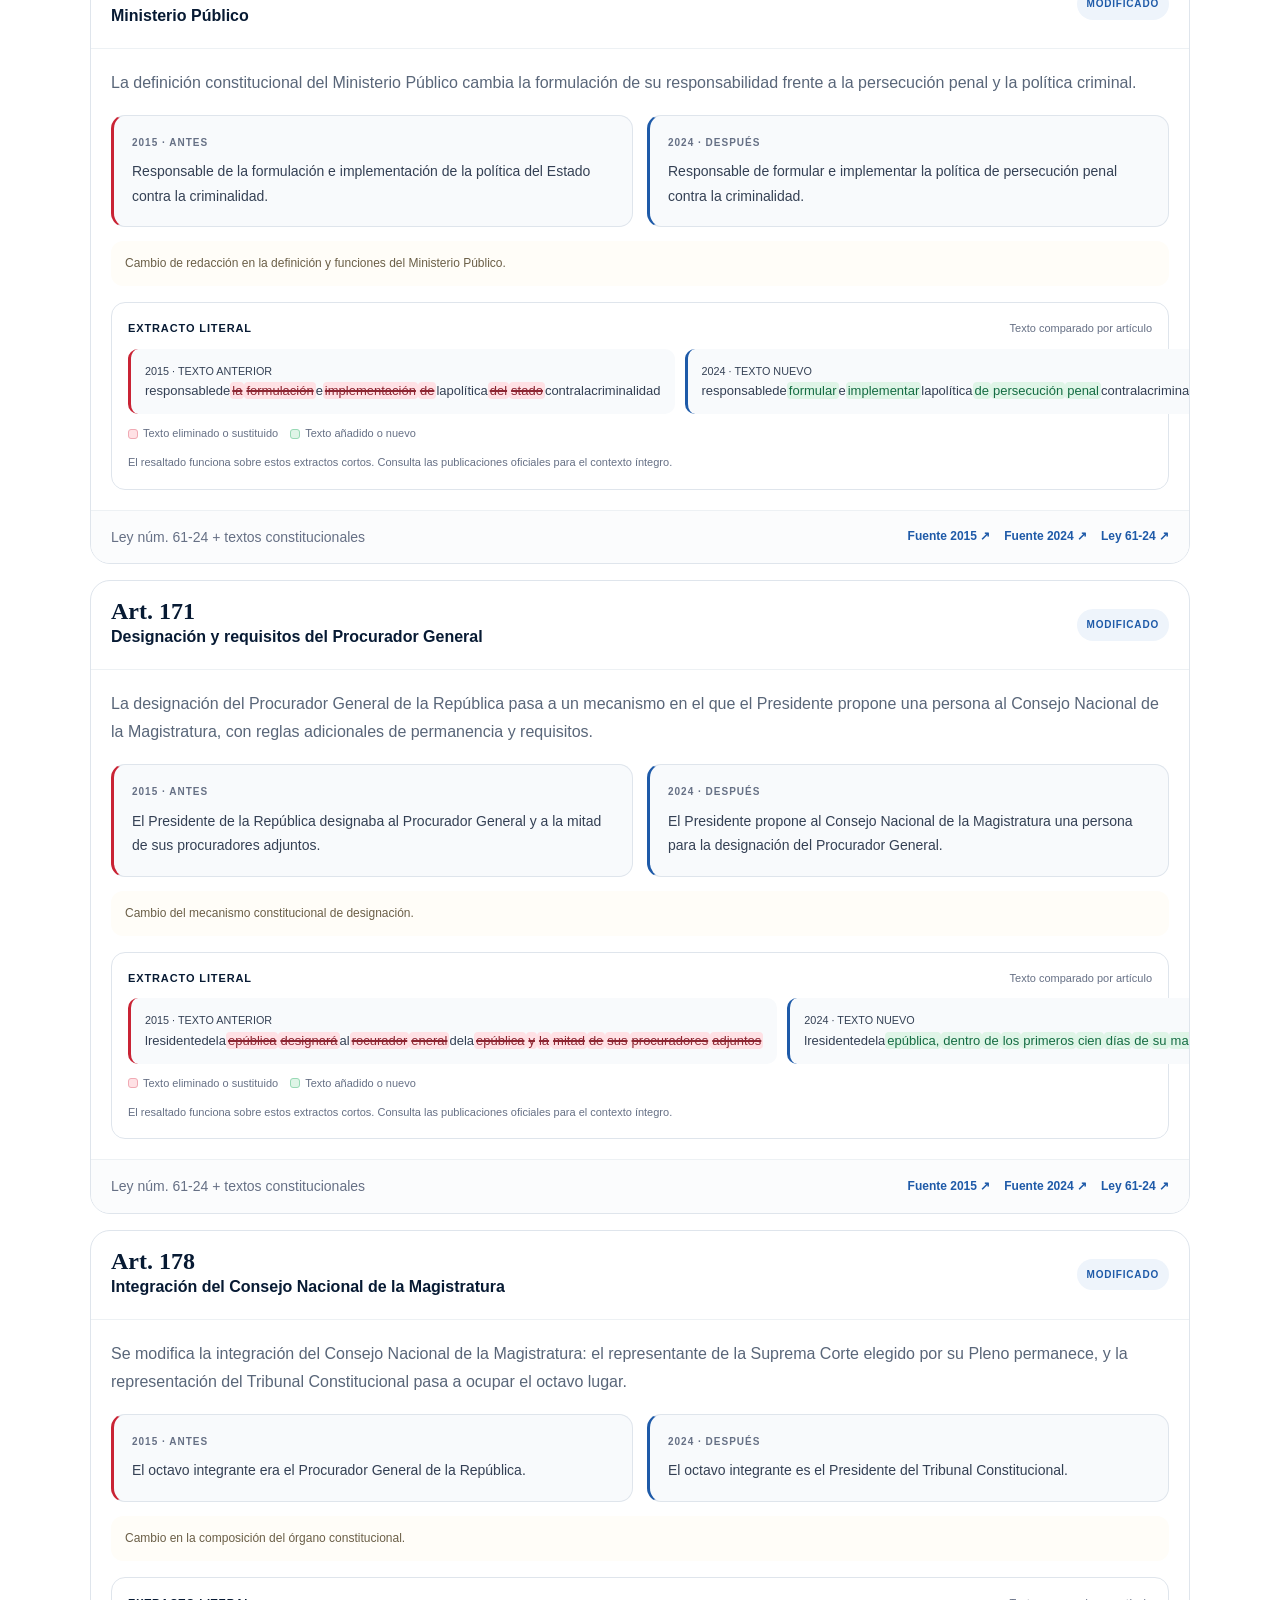
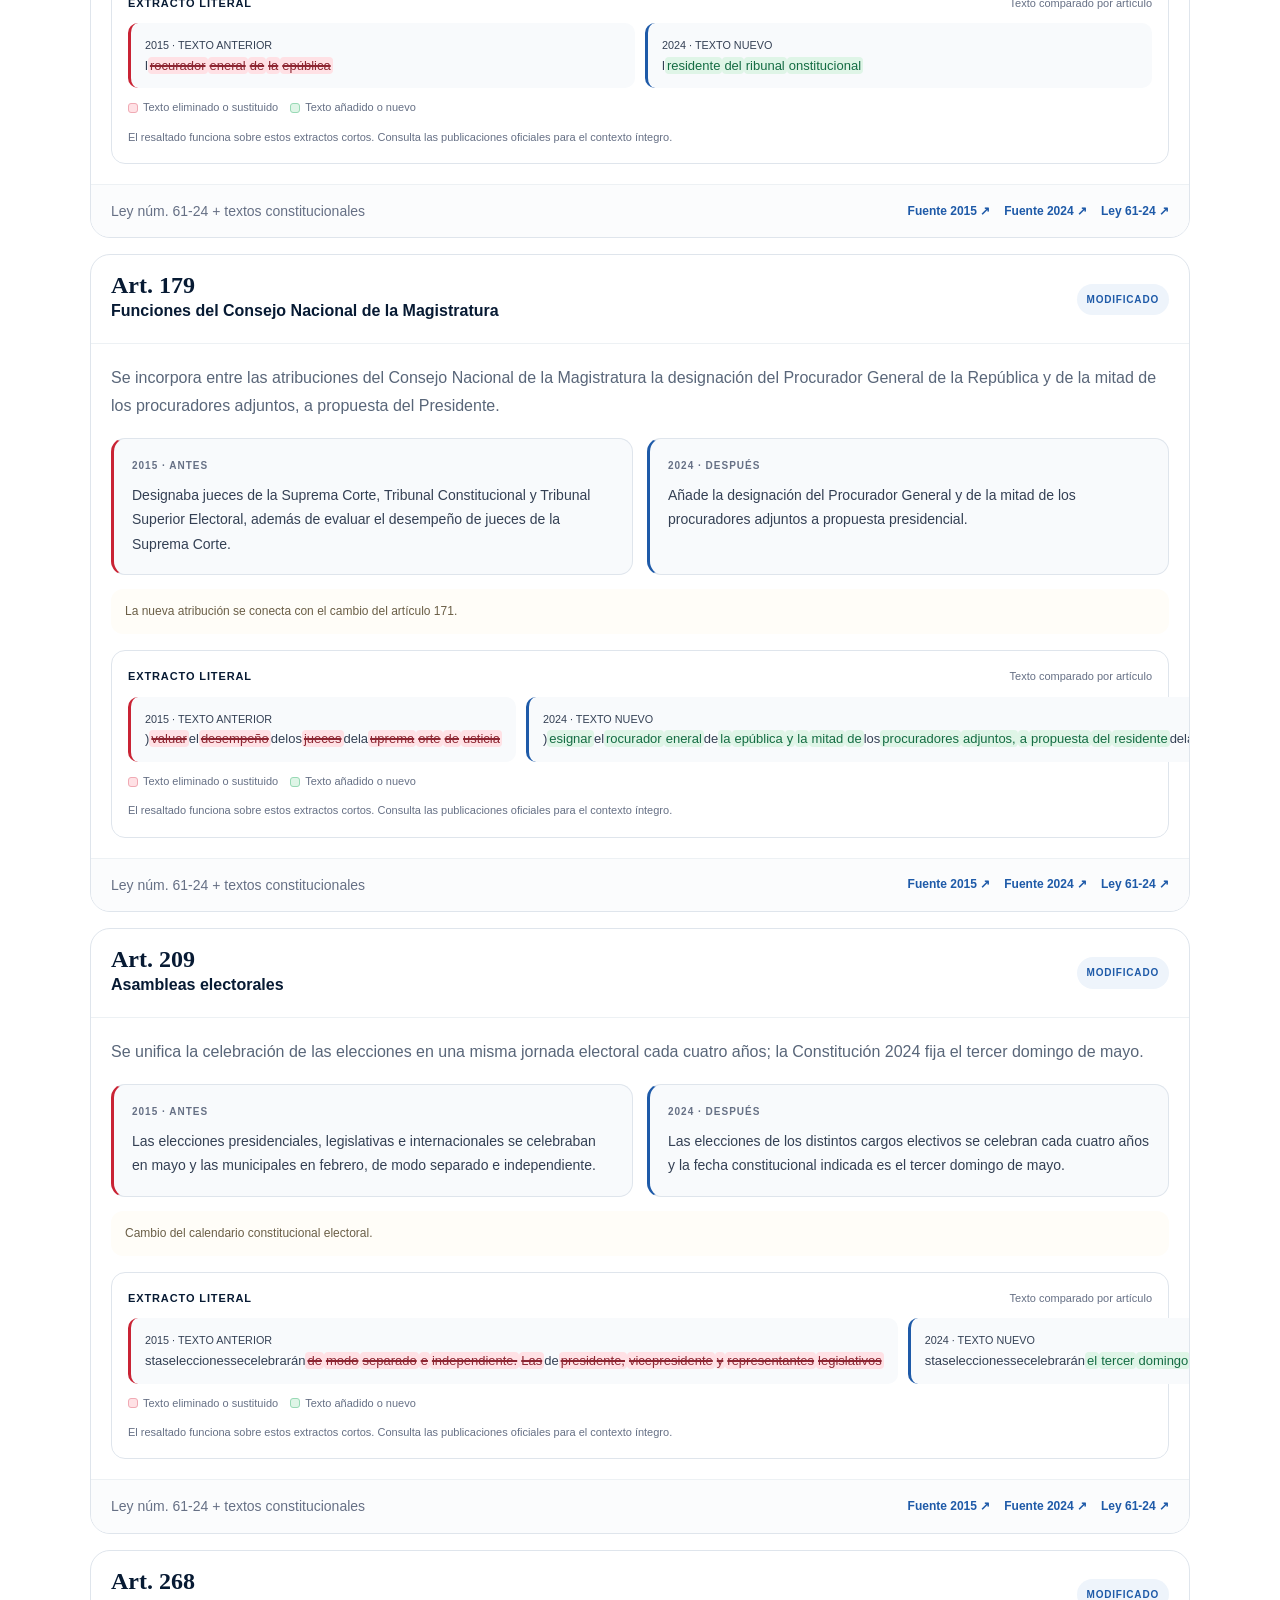
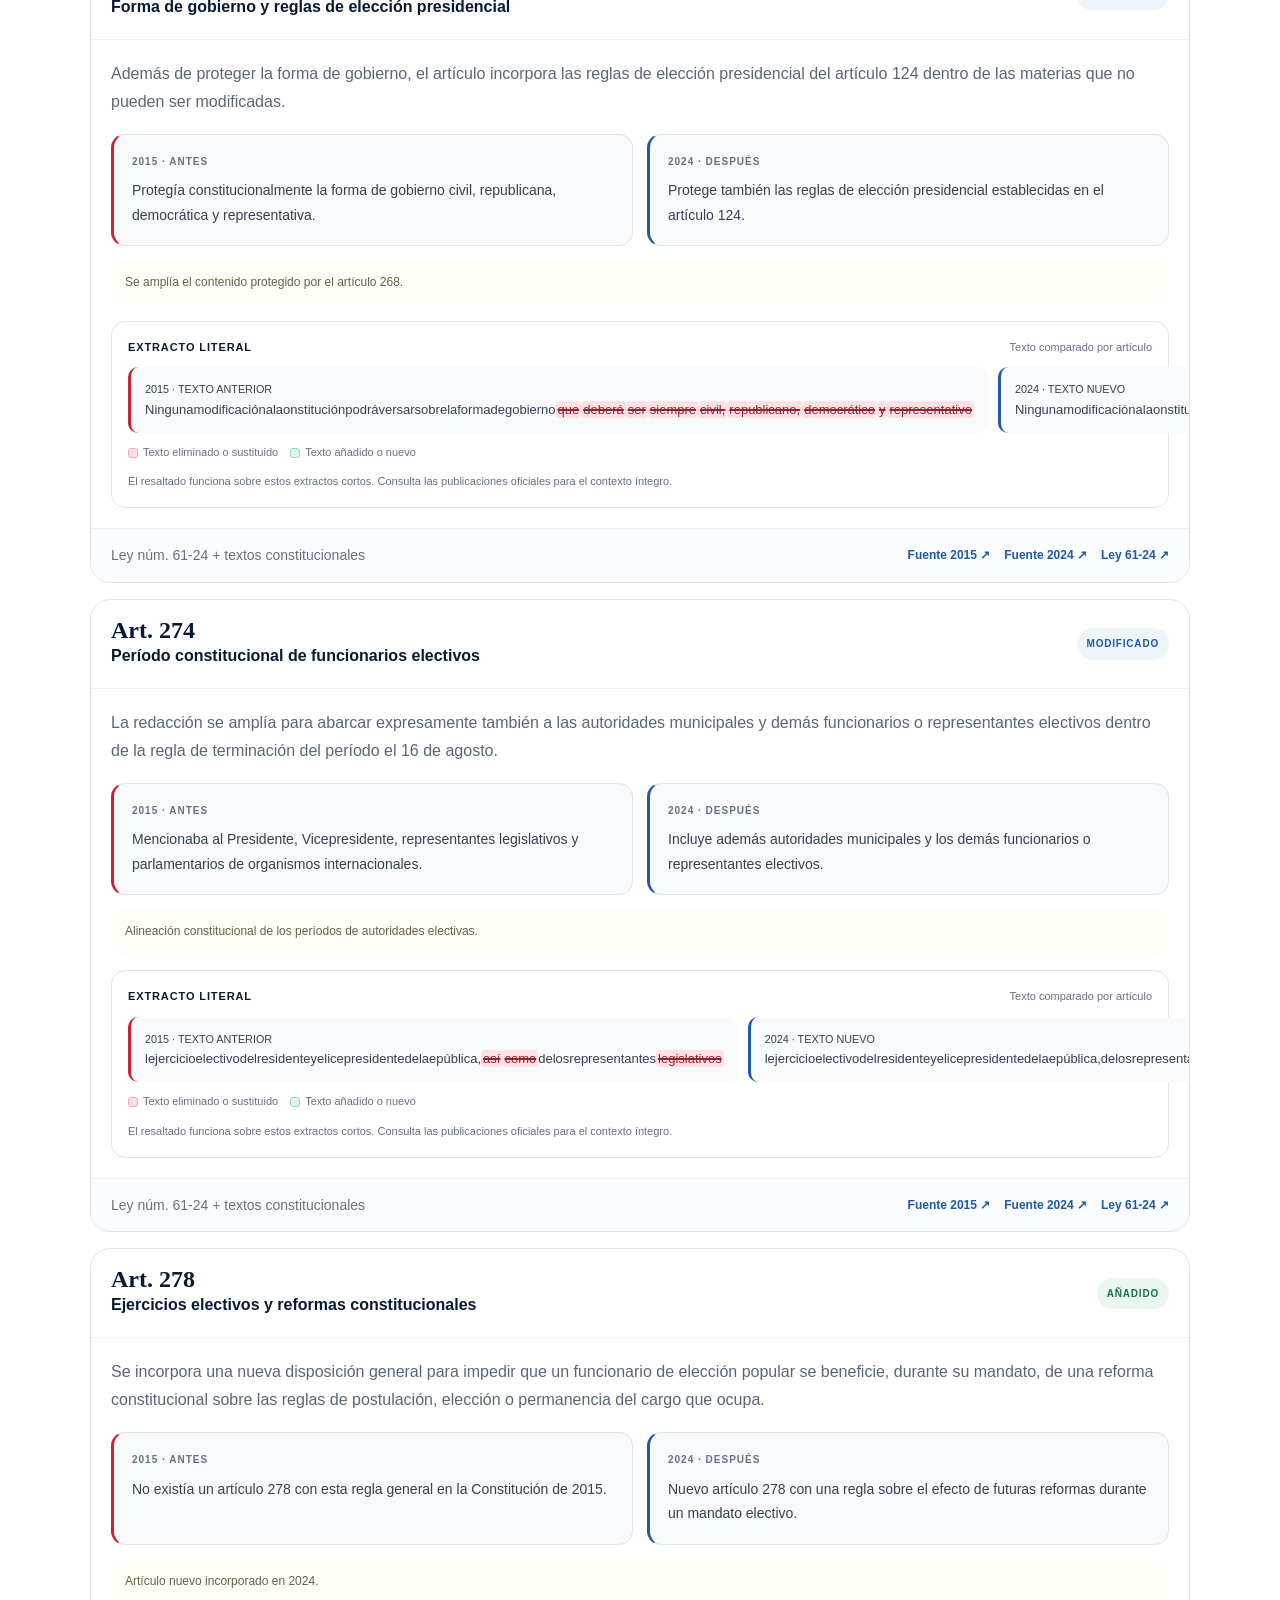
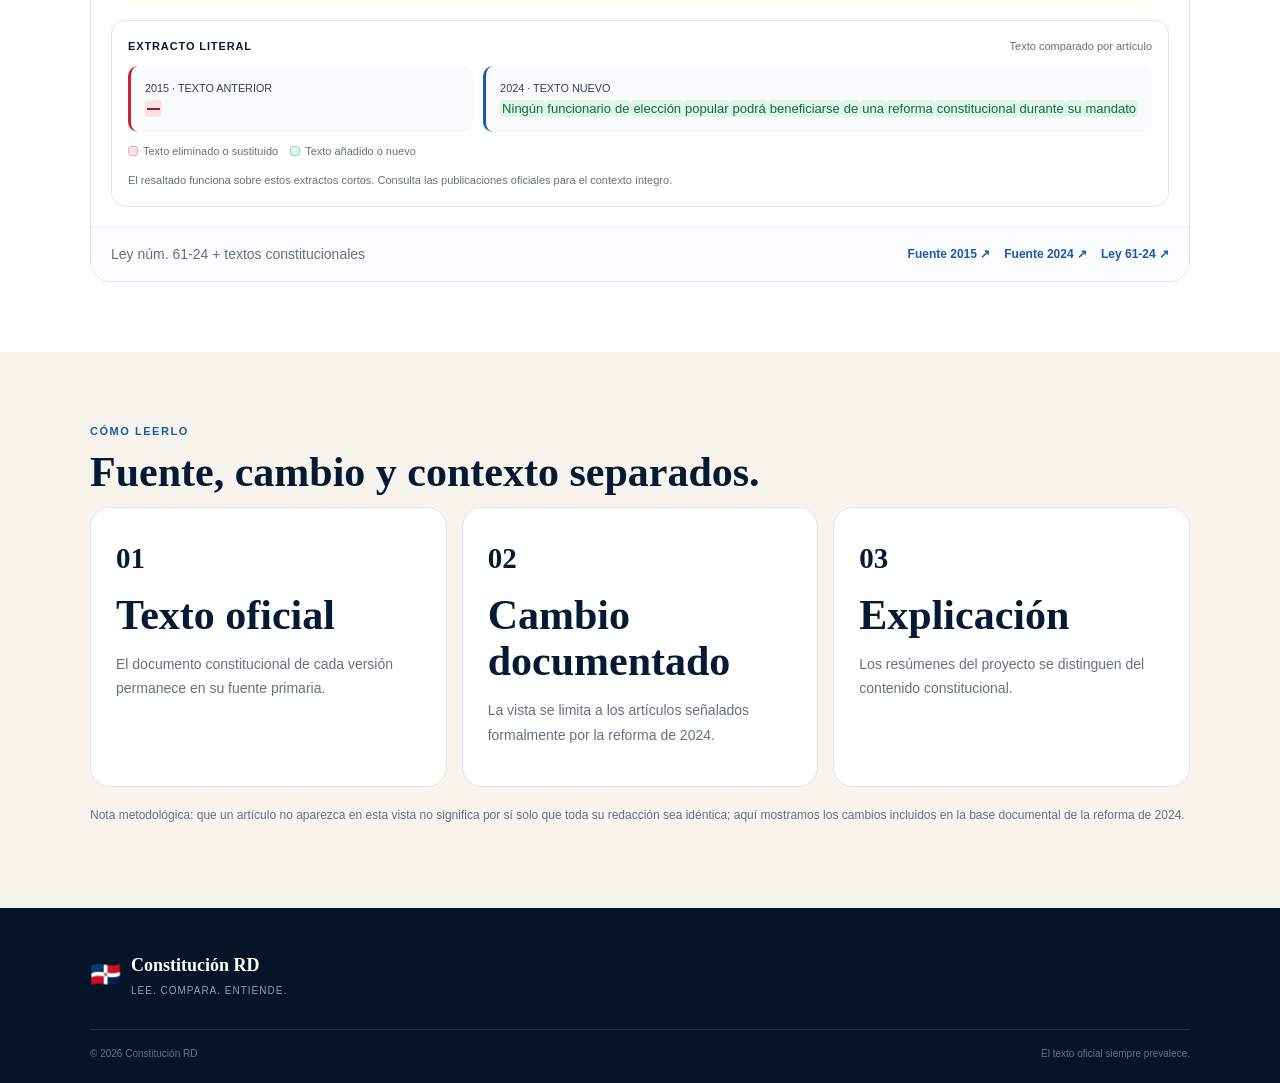
<file: comparar/index.html>
<!doctype html><html lang="es"><head><meta charset="utf-8"><meta name="viewport" content="width=device-width,initial-scale=1"><meta name="description" content="Comparador de Constituciones dominicanas: revisa cambios documentados entre 2015 y 2024."><meta name="theme-color" content="#071a33"><link rel="icon" href="/favicon.svg"><link rel="manifest" href="/site.webmanifest"><link rel="stylesheet" href="/styles.css"><title>Comparar Constituciones | Constitución RD</title><style>.hero{background:linear-gradient(135deg,#f7f4ed,#fff)}.compare-head{display:grid;grid-template-columns:1.1fr .9fr;gap:32px;align-items:end;margin-bottom:30px}.badge{display:inline-flex;align-items:center;border-radius:999px;background:#eef4fb;color:#1e5aa8;padding:8px 11px;font-size:11px;font-weight:900;text-transform:uppercase;letter-spacing:.08em}.subtle{color:#667085;font-size:14px}.tool{display:flex;flex-wrap:wrap;gap:12px;align-items:center;padding:18px;border:1px solid #dfe5ec;border-radius:18px;background:#fff}.tool label{font-size:11px;font-weight:900;text-transform:uppercase;letter-spacing:.08em;color:#667085}.select,.search{padding:12px 14px;border:1px solid #dfe5ec;border-radius:12px;background:#fff;color:#071a33;font:inherit}.search{min-width:260px;flex:1}.count{margin-left:auto;font-weight:900;color:#071a33}.filters{display:flex;flex-wrap:wrap;gap:8px;margin:18px 0}.filter{border:1px solid #dfe5ec;background:#fff;color:#667085;border-radius:999px;padding:8px 12px;font-size:12px;font-weight:800;cursor:pointer}.filter.active{background:#071a33;color:#fff;border-color:#071a33}.changes{display:grid;gap:16px}.change{border:1px solid #dfe5ec;border-radius:20px;background:#fff;overflow:hidden}.change-top{display:flex;justify-content:space-between;gap:12px;align-items:center;padding:18px 20px;border-bottom:1px solid #edf1f4}.article{font:800 24px/1 Georgia,serif;color:#071a33}.change-title{font-weight:800;color:#071a33}.status{font-size:10px;font-weight:900;letter-spacing:.08em;text-transform:uppercase;padding:7px 10px;border-radius:999px;background:#eef4fb;color:#1e5aa8}.status.added{background:#eaf7ef;color:#177245}.change-body{padding:20px}.summary{color:#596679;margin:0 0 18px}.cols{display:grid;grid-template-columns:1fr 1fr;gap:14px}.pane{padding:18px;border-radius:14px;background:#f8fafc}.pane.before{border-left:3px solid #c92334}.pane.after{border-left:3px solid #1e5aa8}.pane small{display:block;font-size:10px;font-weight:900;letter-spacing:.1em;color:#667085;margin-bottom:8px}.pane p{margin:0;color:#344054;font-size:14px}.note2{margin-top:14px;padding:12px 14px;border-radius:12px;background:#fffdf8;color:#6b5f47;font-size:12px}.literal{margin-top:16px;padding:16px;border:1px solid #dfe5ec;border-radius:14px;background:#fff}.literal-head{display:flex;justify-content:space-between;gap:12px;align-items:center;margin-bottom:10px}.literal-title{font-size:11px;font-weight:900;letter-spacing:.08em;text-transform:uppercase;color:#071a33}.literal-source{font-size:11px;color:#667085}.quote{padding:12px 14px;border-radius:10px;background:#f8fafc;color:#344054;font-size:13px;line-height:1.6}.quote.before{border-left:3px solid #c92334}.quote.after{border-left:3px solid #1e5aa8}.diff-del{background:#ffe1e5;color:#8d2632;text-decoration:line-through;text-decoration-thickness:1.5px;border-radius:4px;padding:1px 2px}.diff-add{background:#dff5e7;color:#146c43;border-radius:4px;padding:1px 2px}.diff-same{color:#344054}.diff-legend{display:flex;gap:12px;flex-wrap:wrap;margin:10px 0 0;font-size:11px;color:#667085}.legend-chip{display:inline-flex;align-items:center;gap:5px}.legend-box{width:10px;height:10px;border-radius:3px}.legend-box.del{background:#ffe1e5;border:1px solid #f0aab4}.legend-box.add{background:#dff5e7;border:1px solid #98d9b5}.quote b{font-weight:800}.diff-grid{display:grid;grid-template-columns:1fr 1fr;gap:10px}.diff-grid .quote{margin:0}.literal-note{margin:10px 0 0;color:#667085;font-size:11px}.change-foot{display:flex;justify-content:space-between;gap:12px;align-items:center;padding:14px 20px;background:#fbfcfd;border-top:1px solid #edf1f4}.source-link{color:#1e5aa8;font-size:12px;font-weight:900;text-decoration:none}.empty{padding:45px;text-align:center;border:1px dashed #cbd5e1;border-radius:18px;color:#667085;background:#fff}.method{display:grid;grid-template-columns:repeat(3,1fr);gap:15px}.method .card{min-height:0}.disc{font-size:12px;color:#667085;margin-top:18px}.error{padding:20px;background:#fff3f4;border:1px solid #f0c5ca;border-radius:16px;color:#8d2632}.availability{margin:22px 0;padding:18px 20px;border:1px solid #dfe5ec;border-radius:18px;background:#f8fafc}.availability-head{display:flex;justify-content:space-between;gap:16px;align-items:center}.availability-title{font-weight:900;color:#071a33}.availability-badge{display:inline-flex;border-radius:999px;padding:7px 10px;font-size:10px;font-weight:900;letter-spacing:.07em;text-transform:uppercase}.availability-badge.ready{background:#eaf7ef;color:#177245}.availability-badge.building{background:#fff7df;color:#765c2c}.quick{display:flex;flex-wrap:wrap;gap:8px;margin-top:12px}.quick button{border:1px solid #dfe5ec;background:#fff;border-radius:999px;padding:8px 11px;font-size:11px;font-weight:800;color:#344054;cursor:pointer}.quick button:hover{border-color:#1e5aa8;color:#1e5aa8}.version-meta{font-size:12px;color:#667085;margin-top:8px}@media(max-width:800px){.diff-grid{grid-template-columns:1fr}.compare-head{grid-template-columns:1fr}.cols,.method{grid-template-columns:1fr}.count{margin-left:0;width:100%}.article{font-size:21px}}</style></head><body><header class="top"><div class="wrap bar"><a class="brand" href="/"><span class="flag">🇩🇴</span><span><strong>Constitución RD</strong><small>Historia, texto y cambios</small></span></a><nav class="nav"><a href="/constitucion/2024/">Constitución 2024</a><a href="/historia/">Historia</a><a href="/comparar/">Comparar</a><a href="/app/">App</a></nav></div></header><main><div class="wrap"><a class="back" href="/">← Volver al inicio</a></div><section class="hero"><div class="wrap"><div class="ey">Comparador constitucional</div><h1>2015 → 2024, cambio por cambio.</h1><p>Esta primera versión se concentra en los cambios formalmente identificados por la reforma constitucional de 2024. La base usa la Ley núm. 61-24 y el texto constitucional 2024 publicado por el Tribunal Constitucional.</p><div class="actions"><a class="btn primary" href="#resultado">Ver cambios documentados ↓</a><a class="btn outline" href="/constitucion/2024/leer/">Leer Constitución 2024</a></div></div></section><section class="section" id="resultado"><div class="wrap"><div class="compare-head"><div><span class="badge">Base documental</span><h2 style="margin-top:12px">Comparación <span id="titleA">2015</span> vs. <span id="titleB">2024</span></h2><p class="subtle">Selecciona dos versiones del catálogo. La base disponible se mostrará automáticamente según la pareja elegida.</p><p class="subtle">La sección <strong>Extracto literal</strong> muestra fragmentos textuales cortos de los documentos consultados; no sustituyen la lectura íntegra de las fuentes.</p></div><div class="subtle">Lo mostrado son <strong>extractos y resúmenes educativos</strong>. El texto íntegro debe consultarse en la fuente oficial.</div></div><div class="tool"><label for="versionA">Versión A</label><select class="select" id="versionA" aria-label="Versión A"></select><strong style="color:#667085">vs.</strong><label for="versionB">Versión B</label><select class="select" id="versionB" aria-label="Versión B"></select><input class="search" id="search" type="search" placeholder="Buscar artículo o tema…"><span class="count" id="count"></span></div><div id="availability" class="availability" hidden></div><div class="filters"><button class="filter active" data-filter="all">Todos</button><button class="filter" data-filter="modified">Modificados</button><button class="filter" data-filter="added">Añadidos</button></div><div id="changes" class="changes"><div class="empty">Cargando cambios documentados…</div></div></div></section><section class="section soft"><div class="wrap"><div class="ey">Cómo leerlo</div><h2>Fuente, cambio y contexto separados.</h2><div class="method"><article class="card"><strong>01</strong><h2>Texto oficial</h2><p>El documento constitucional de cada versión permanece en su fuente primaria.</p></article><article class="card"><strong>02</strong><h2>Cambio documentado</h2><p>La vista se limita a los artículos señalados formalmente por la reforma de 2024.</p></article><article class="card"><strong>03</strong><h2>Explicación</h2><p>Los resúmenes del proyecto se distinguen del contenido constitucional.</p></article></div><p class="disc">Nota metodológica: que un artículo no aparezca en esta vista no significa por sí solo que toda su redacción sea idéntica; aquí mostramos los cambios incluidos en la base documental de la reforma de 2024.</p></div></section></main><footer class="footer"><div class="wrap"><div class="brand"><span class="flag">🇩🇴</span><span><strong>Constitución RD</strong><small>Lee. Compara. Entiende.</small></span></div><div class="footline"><span>© 2026 Constitución RD</span><span>El texto oficial siempre prevalece.</span></div></div></footer><script>
const changesEl=document.getElementById('changes'),
search=document.getElementById('search'),
count=document.getElementById('count'),
a=document.getElementById('versionA'),
b=document.getElementById('versionB'),
availability=document.getElementById('availability'),
titleA=document.getElementById('titleA'),
titleB=document.getElementById('titleB');

let data={changes:[]}, versions=[], comparisons={ready:[]}, filter='all';

function esc(v){return String(v??'').replace(/[&<>\\"]/g,c=>({'&':'&amp;','<':'&lt;','>':'&gt;','\\':'&#92;','"':'&quot;'}[c]))}
function tokenize(text){return text.match(/\\s+|[\\p{L}\\p{N}ÁÉÍÓÚÜÑáéíóúüñ¿?¡!.,;:()"'«»\\-–—]+/gu)||[]}
function wordDiff(a,b){
  const A=tokenize(a),B=tokenize(b),m=A.length,n=B.length,dp=Array.from({length:m+1},()=>Array(n+1).fill(0));
  for(let i=m-1;i>=0;i--)for(let j=n-1;j>=0;j--)dp[i][j]=A[i]===B[j]?dp[i+1][j+1]+1:Math.max(dp[i+1][j],dp[i][j+1]);
  const ops=[];let i=0,j=0;
  while(i<m&&j<n){
    if(A[i]===B[j]){ops.push({t:'same',v:A[i++]});j++}
    else if(dp[i+1][j]>=dp[i][j+1])ops.push({t:'del',v:A[i++]});
    else ops.push({t:'add',v:B[j++]});
  }
  while(i<m)ops.push({t:'del',v:A[i++]});
  while(j<n)ops.push({t:'add',v:B[j++]});
  return ops
}
function diffHtml(a,b,side){
  return wordDiff(a,b).filter(o=>side==='before'?o.t!=='add':o.t!=='del').map(o=>'<span class="diff-'+o.t+'">'+esc(o.v)+'</span>').join('')
}
function option(v){
  const o=document.createElement('option');o.value=v.year;o.textContent=v.label;return o
}
function version(y){return versions.find(v=>String(v.year)===String(y))}
function getPair(x,y){const direct=comparisons.ready.find(p=>String(p.from)===String(x)&&String(p.to)===String(y));if(direct)return {pair:direct,reverse:false};const reverse=comparisons.ready.find(p=>String(p.from)===String(y)&&String(p.to)===String(x));if(reverse)return {pair:reverse,reverse:true};return null}
function renderAvailability(){
  const va=version(a.value),vb=version(b.value),pair=getPair(a.value,b.value),ready=!!pair;
  titleA.textContent=va?va.year:a.value;titleB.textContent=vb?vb.year:b.value;
  availability.hidden=false;
  if(ready){
    availability.innerHTML='<div class="availability-head"><span class="availability-title">Comparación documental disponible</span><span class="availability-badge ready">Lista para consultar</span></div><div class="version-meta">La base actual contiene los cambios documentados de la reforma 2015 → 2024, con extractos literales en los artículos disponibles.</div><div class="quick"><button data-a="2015" data-b="2024">2015 → 2024</button><button data-a="2024" data-b="2015">2024 → 2015</button></div>'
  }else{
    availability.innerHTML='<div class="availability-head"><span class="availability-title">Comparación en construcción</span><span class="availability-badge building">Base pendiente</span></div><div class="version-meta">Esta combinación ya forma parte del catálogo histórico, pero todavía no tiene cargado un diff artículo por artículo verificable. No mostraremos diferencias hasta incorporar y revisar sus textos.</div><div class="quick"><button data-a="2015" data-b="2024">Abrir 2015 → 2024 disponible</button></div>'
  }
  availability.querySelectorAll('button').forEach(btn=>btn.onclick=()=>{a.value=btn.dataset.a;b.value=btn.dataset.b;render()})
}
function render(){
  renderAvailability();
  const va=Number(a.value),vb=Number(b.value),pair=getPair(va,vb),reverse=!!pair?.reverse,ready=!!pair;
  const q=search.value.toLowerCase().trim();
  if(!ready){
    count.textContent='';changesEl.innerHTML='<div class="empty"><strong>Sin diff cargado para esta pareja.</strong><br>La versión histórica sí está en el catálogo, pero su comparación artículo por artículo todavía está en construcción.</div>';
    return
  }
  const list=data.changes
    .map(x=>reverse?{...x,before:x.literal?.after||x.before,after:x.literal?.before||x.after,literal:x.literal?{before:x.literal.after,after:x.literal.before}:null}:{...x})
    .filter(x=>(filter==='all'||x.status===filter)&&(!q||String(x.article).includes(q)||x.title.toLowerCase().includes(q)||x.summary.toLowerCase().includes(q)));
  count.textContent=`${list.length} de ${data.changes.length} cambios`;
  changesEl.innerHTML=list.length?list.map(x=>`<article class="change">
    <div class="change-top"><div><div class="article">Art. ${x.article}</div><div class="change-title">${esc(x.title)}</div></div><span class="status ${x.status}">${x.status==='added'?'Añadido':'Modificado'}</span></div>
    <div class="change-body"><p class="summary">${esc(x.summary)}</p>
      <div class="cols"><div class="pane before"><small>${va} · ANTES</small><p>${esc(x.before)}</p></div><div class="pane after"><small>${vb} · DESPUÉS</small><p>${esc(x.after)}</p></div></div>
      <div class="note2">${esc(x.note)}</div>
      ${x.literal?`<div class="literal"><div class="literal-head"><span class="literal-title">Extracto literal</span><span class="literal-source">Texto comparado por artículo</span></div>
        <div class="diff-grid"><div class="quote before"><small>${va} · TEXTO ANTERIOR</small><div>${diffHtml(x.literal.before,x.literal.after,'before')}</div></div>
        <div class="quote after"><small>${vb} · TEXTO NUEVO</small><div>${diffHtml(x.literal.before,x.literal.after,'after')}</div></div></div>
        <div class="diff-legend"><span class="legend-chip"><span class="legend-box del"></span>Texto eliminado o sustituido</span><span class="legend-chip"><span class="legend-box add"></span>Texto añadido o nuevo</span></div>
        <div class="literal-note">El resaltado funciona sobre estos extractos cortos. Consulta las publicaciones oficiales para el contexto íntegro.</div>
      </div>`:''}
    </div>
    <div class="change-foot"><span class="subtle">Ley núm. 61-24 + textos constitucionales</span><span style="display:flex;gap:14px;flex-wrap:wrap">
      <a class="source-link" href="${data.officialPublication2015?.url||"#"}" target="_blank" rel="noreferrer">Fuente 2015 ↗</a>
      <a class="source-link" href="${data.officialConstitution2024.url}" target="_blank" rel="noreferrer">Fuente 2024 ↗</a>
      <a class="source-link" href="${data.officialBasis.url}" target="_blank" rel="noreferrer">Ley 61-24 ↗</a>
    </span></div>
  </article>`).join(''):'<div class="empty">No encontramos cambios para esa búsqueda.</div>'
}
document.querySelectorAll('.filter').forEach(btn=>btn.addEventListener('click',()=>{document.querySelectorAll('.filter').forEach(x=>x.classList.remove('active'));btn.classList.add('active');filter=btn.dataset.filter;render()}));
search.addEventListener('input',render);
Promise.all([
  fetch('/data/constituciones.json').then(r=>{if(!r.ok)throw new Error('No se pudo cargar el catálogo');return r.json()}),
  fetch('/data/comparaciones.json').then(r=>{if(!r.ok)throw new Error('No se pudo cargar la matriz de comparaciones');return r.json()}),
  fetch('/data/reforma-2024.json').then(r=>{if(!r.ok)throw new Error('No se pudo cargar la base documental');return r.json()})
]).then(([catalog,pairs,reform])=>{
  versions=catalog;comparisons=pairs;data=reform;
  versions.forEach(v=>{a.appendChild(option(v));b.appendChild(option(v))});
  a.value='2015';b.value='2024';[a,b].forEach(s=>s.addEventListener('change',render));render()
}).catch(e=>{
  count.textContent='';changesEl.innerHTML='<div class="error"><strong>No se pudo cargar el comparador.</strong><br>'+esc(e.message)+'</div>'
});
</script></body></html>
</file>
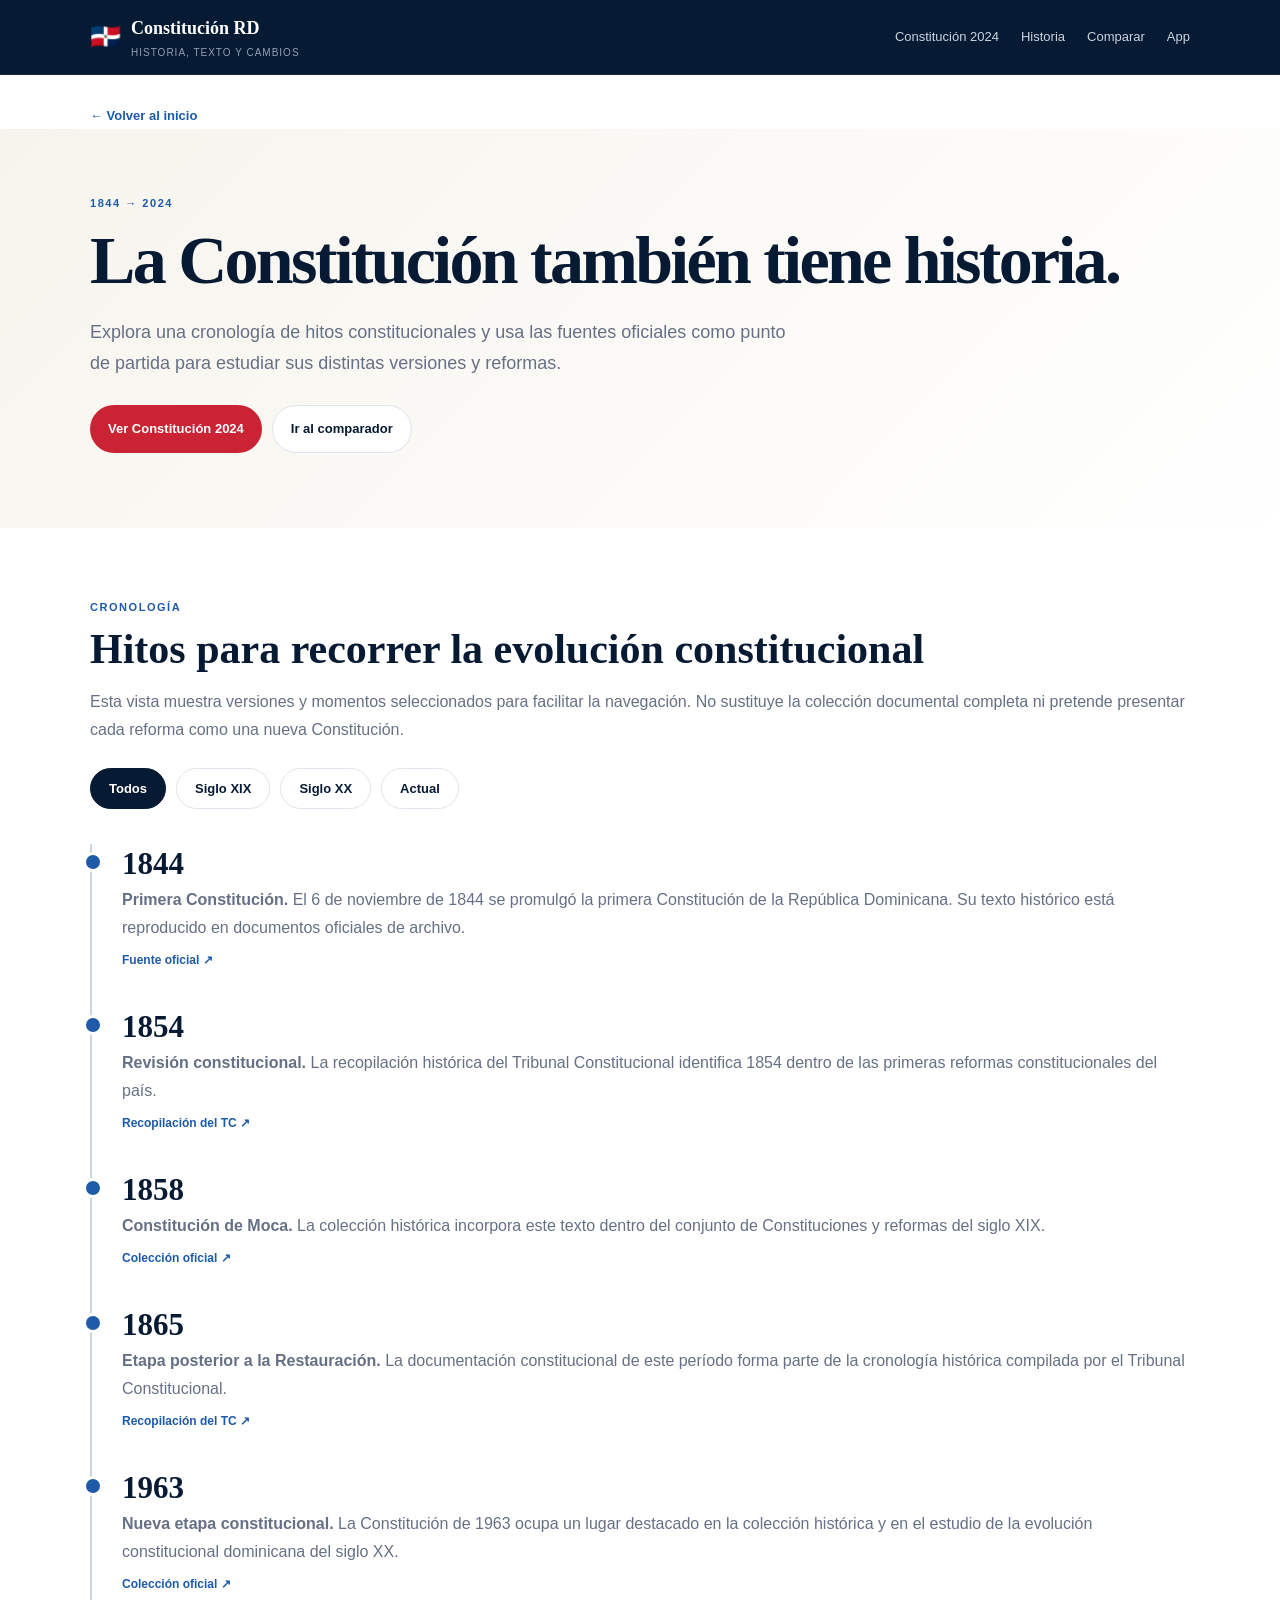
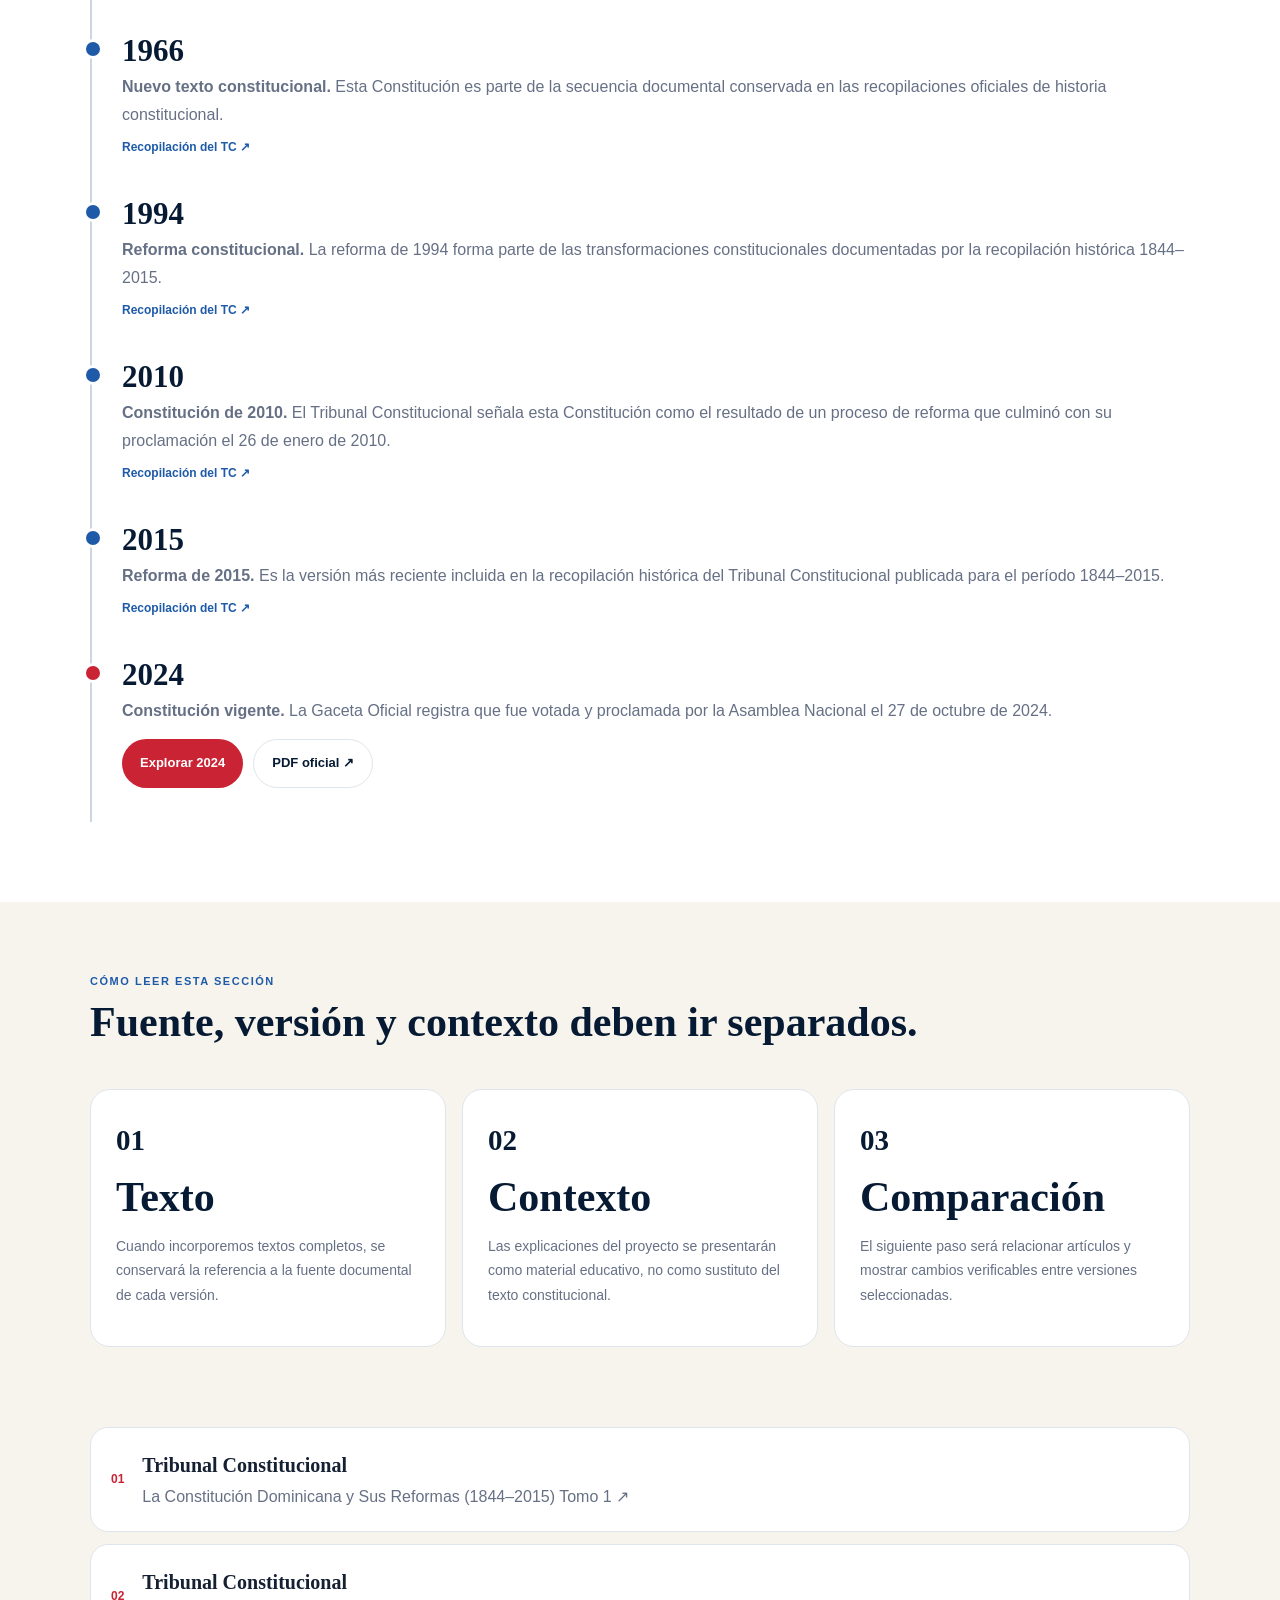
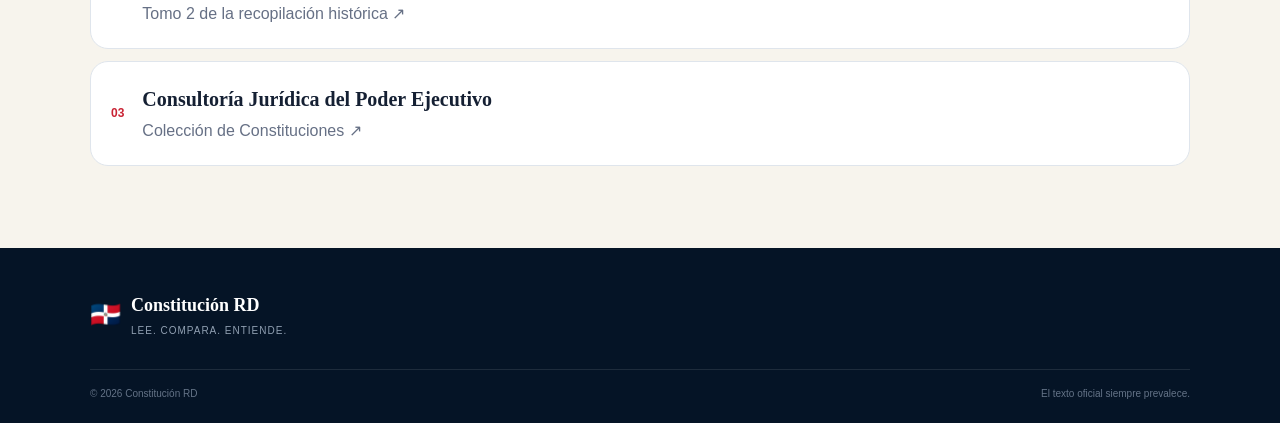
<file: historia/index.html>
<!doctype html><html lang="es"><head><meta charset="utf-8"><meta name="viewport" content="width=device-width,initial-scale=1"><meta name="description" content="Historia de la Constitución dominicana: explora hitos constitucionales desde 1844 hasta 2024, con fuentes oficiales y contexto.\"><meta name="theme-color" content="#071a33"><link rel="icon" href="/favicon.svg"><link rel="manifest" href="/site.webmanifest"><link rel="stylesheet" href="/styles.css"><title>Historia constitucional dominicana | Constitución RD</title></head><body><header class="top"><div class="wrap bar"><a class="brand" href="/"><span class="flag">🇩🇴</span><span><strong>Constitución RD</strong><small>Historia, texto y cambios</small></span></a><nav class="nav"><a href="/constitucion/2024/">Constitución 2024</a><a href="/historia/">Historia</a><a href="/comparar/">Comparar</a><a href="/app/">App</a></nav></div></header><main><div class="wrap"><a class="back" href="/">← Volver al inicio</a></div><section class="hero"><div class="wrap"><div class="ey">1844 → 2024</div><h1>La Constitución también tiene historia.</h1><p>Explora una cronología de hitos constitucionales y usa las fuentes oficiales como punto de partida para estudiar sus distintas versiones y reformas.</p><div class="actions"><a class="btn primary" href="/constitucion/2024/">Ver Constitución 2024</a><a class="btn outline" href="/comparar/">Ir al comparador</a></div></div></section><section class="section"><div class="wrap"><div class="ey">Cronología</div><h2>Hitos para recorrer la evolución constitucional</h2><p class="muted">Esta vista muestra versiones y momentos seleccionados para facilitar la navegación. No sustituye la colección documental completa ni pretende presentar cada reforma como una nueva Constitución.</p><div class="toolbar" role="group" aria-label="Filtrar cronología"><button class="btn outline filter active" data-filter="all">Todos</button><button class="btn outline filter" data-filter="siglo-xix">Siglo XIX</button><button class="btn outline filter" data-filter="siglo-xx">Siglo XX</button><button class="btn outline filter" data-filter="actual">Actual</button></div><div class="timeline"><article class="event era siglo-xix" data-era="siglo-xix"><div class="year">1844</div><p><strong>Primera Constitución.</strong> El 6 de noviembre de 1844 se promulgó la primera Constitución de la República Dominicana. Su texto histórico está reproducido en documentos oficiales de archivo.</p><a href="https://www.consultoria.gov.do/Services/Constitutions" target="_blank" rel="noreferrer">Fuente oficial ↗</a></article><article class="event era siglo-xix" data-era="siglo-xix"><div class="year">1854</div><p><strong>Revisión constitucional.</strong> La recopilación histórica del Tribunal Constitucional identifica 1854 dentro de las primeras reformas constitucionales del país.</p><a href="https://tribunalconstitucional.gob.do/cec/publicaciones/la-constituci%C3%B3n-dominicana-y-sus-reformas-1844-2015-tomo-1/" target="_blank" rel="noreferrer">Recopilación del TC ↗</a></article><article class="event era siglo-xix" data-era="siglo-xix"><div class="year">1858</div><p><strong>Constitución de Moca.</strong> La colección histórica incorpora este texto dentro del conjunto de Constituciones y reformas del siglo XIX.</p><a href="https://www.consultoria.gov.do/Services/Constitutions" target="_blank" rel="noreferrer">Colección oficial ↗</a></article><article class="event era siglo-xix" data-era="siglo-xix"><div class="year">1865</div><p><strong>Etapa posterior a la Restauración.</strong> La documentación constitucional de este período forma parte de la cronología histórica compilada por el Tribunal Constitucional.</p><a href="https://tribunalconstitucional.gob.do/cec/publicaciones/la-constituci%C3%B3n-dominicana-y-sus-reformas-1844-2015-tomo-1/" target="_blank" rel="noreferrer">Recopilación del TC ↗</a></article><article class="event era siglo-xx" data-era="siglo-xx"><div class="year">1963</div><p><strong>Nueva etapa constitucional.</strong> La Constitución de 1963 ocupa un lugar destacado en la colección histórica y en el estudio de la evolución constitucional dominicana del siglo XX.</p><a href="https://www.consultoria.gov.do/Services/Constitutions" target="_blank" rel="noreferrer">Colección oficial ↗</a></article><article class="event era siglo-xx" data-era="siglo-xx"><div class="year">1966</div><p><strong>Nuevo texto constitucional.</strong> Esta Constitución es parte de la secuencia documental conservada en las recopilaciones oficiales de historia constitucional.</p><a href="https://tribunalconstitucional.gob.do/cec/publicaciones/la-constituci%C3%B3n-dominicana-y-sus-reformas-1844-2015-tomo-1/" target="_blank" rel="noreferrer">Recopilación del TC ↗</a></article><article class="event era siglo-xx" data-era="siglo-xx"><div class="year">1994</div><p><strong>Reforma constitucional.</strong> La reforma de 1994 forma parte de las transformaciones constitucionales documentadas por la recopilación histórica 1844–2015.</p><a href="https://tribunalconstitucional.gob.do/cec/publicaciones/la-constituci%C3%B3n-dominicana-y-sus-reformas-1844-2015-tomo-1/" target="_blank" rel="noreferrer">Recopilación del TC ↗</a></article><article class="event era siglo-xx" data-era="siglo-xx"><div class="year">2010</div><p><strong>Constitución de 2010.</strong> El Tribunal Constitucional señala esta Constitución como el resultado de un proceso de reforma que culminó con su proclamación el 26 de enero de 2010.</p><a href="https://tribunalconstitucional.gob.do/cec/publicaciones/la-constituci%C3%B3n-dominicana-y-sus-reformas-1844-2015-tomo-2/" target="_blank" rel="noreferrer">Recopilación del TC ↗</a></article><article class="event era siglo-xx" data-era="siglo-xx"><div class="year">2015</div><p><strong>Reforma de 2015.</strong> Es la versión más reciente incluida en la recopilación histórica del Tribunal Constitucional publicada para el período 1844–2015.</p><a href="https://tribunalconstitucional.gob.do/cec/publicaciones/la-constituci%C3%B3n-dominicana-y-sus-reformas-1844-2015-tomo-1/" target="_blank" rel="noreferrer">Recopilación del TC ↗</a></article><article class="event current era actual" data-era="actual"><div class="year">2024</div><p><strong>Constitución vigente.</strong> La Gaceta Oficial registra que fue votada y proclamada por la Asamblea Nacional el 27 de octubre de 2024.</p><div class="actions"><a class="btn primary" href="/constitucion/2024/">Explorar 2024</a><a class="btn outline" href="https://tribunalsitestorage.blob.core.windows.net/media/60020/constitucion-de-la-republica-dominicana-2024.pdf" target="_blank" rel="noreferrer">PDF oficial ↗</a></div></article></div></div></section><section class="section soft"><div class="wrap"><div class="ey">Cómo leer esta sección</div><h2>Fuente, versión y contexto deben ir separados.</h2><div class="grid"><article class="card"><strong>01</strong><h2>Texto</h2><p>Cuando incorporemos textos completos, se conservará la referencia a la fuente documental de cada versión.</p></article><article class="card"><strong>02</strong><h2>Contexto</h2><p>Las explicaciones del proyecto se presentarán como material educativo, no como sustituto del texto constitucional.</p></article><article class="card"><strong>03</strong><h2>Comparación</h2><p>El siguiente paso será relacionar artículos y mostrar cambios verificables entre versiones seleccionadas.</p></article></div><a class="source" href="https://tribunalconstitucional.gob.do/cec/publicaciones/la-constituci%C3%B3n-dominicana-y-sus-reformas-1844-2015-tomo-1/" target="_blank" rel="noreferrer"><span class="num">01</span><span><strong>Tribunal Constitucional</strong><br><span class="muted">La Constitución Dominicana y Sus Reformas (1844–2015) Tomo 1 ↗</span></span></a><a class="source" href="https://tribunalconstitucional.gob.do/cec/publicaciones/la-constituci%C3%B3n-dominicana-y-sus-reformas-1844-2015-tomo-2/" target="_blank" rel="noreferrer"><span class="num">02</span><span><strong>Tribunal Constitucional</strong><br><span class="muted">Tomo 2 de la recopilación histórica ↗</span></span></a><a class="source" href="https://www.consultoria.gov.do/Services/Constitutions" target="_blank" rel="noreferrer"><span class="num">03</span><span><strong>Consultoría Jurídica del Poder Ejecutivo</strong><br><span class="muted">Colección de Constituciones ↗</span></span></a></div></section></main><footer class="footer"><div class="wrap"><div class="brand"><span class="flag">🇩🇴</span><span><strong>Constitución RD</strong><small>Lee. Compara. Entiende.</small></span></div><div class="footline"><span>© 2026 Constitución RD</span><span>El texto oficial siempre prevalece.</span></div></div></footer><script>const filters=[...document.querySelectorAll('.filter')];const events=[...document.querySelectorAll('.event')];filters.forEach(btn=>btn.addEventListener('click',()=>{const f=btn.dataset.filter;filters.forEach(b=>b.classList.toggle('active',b===btn));events.forEach(e=>{e.hidden=f!=='all'&&e.dataset.era!==f})}));</script></body></html>
</file>
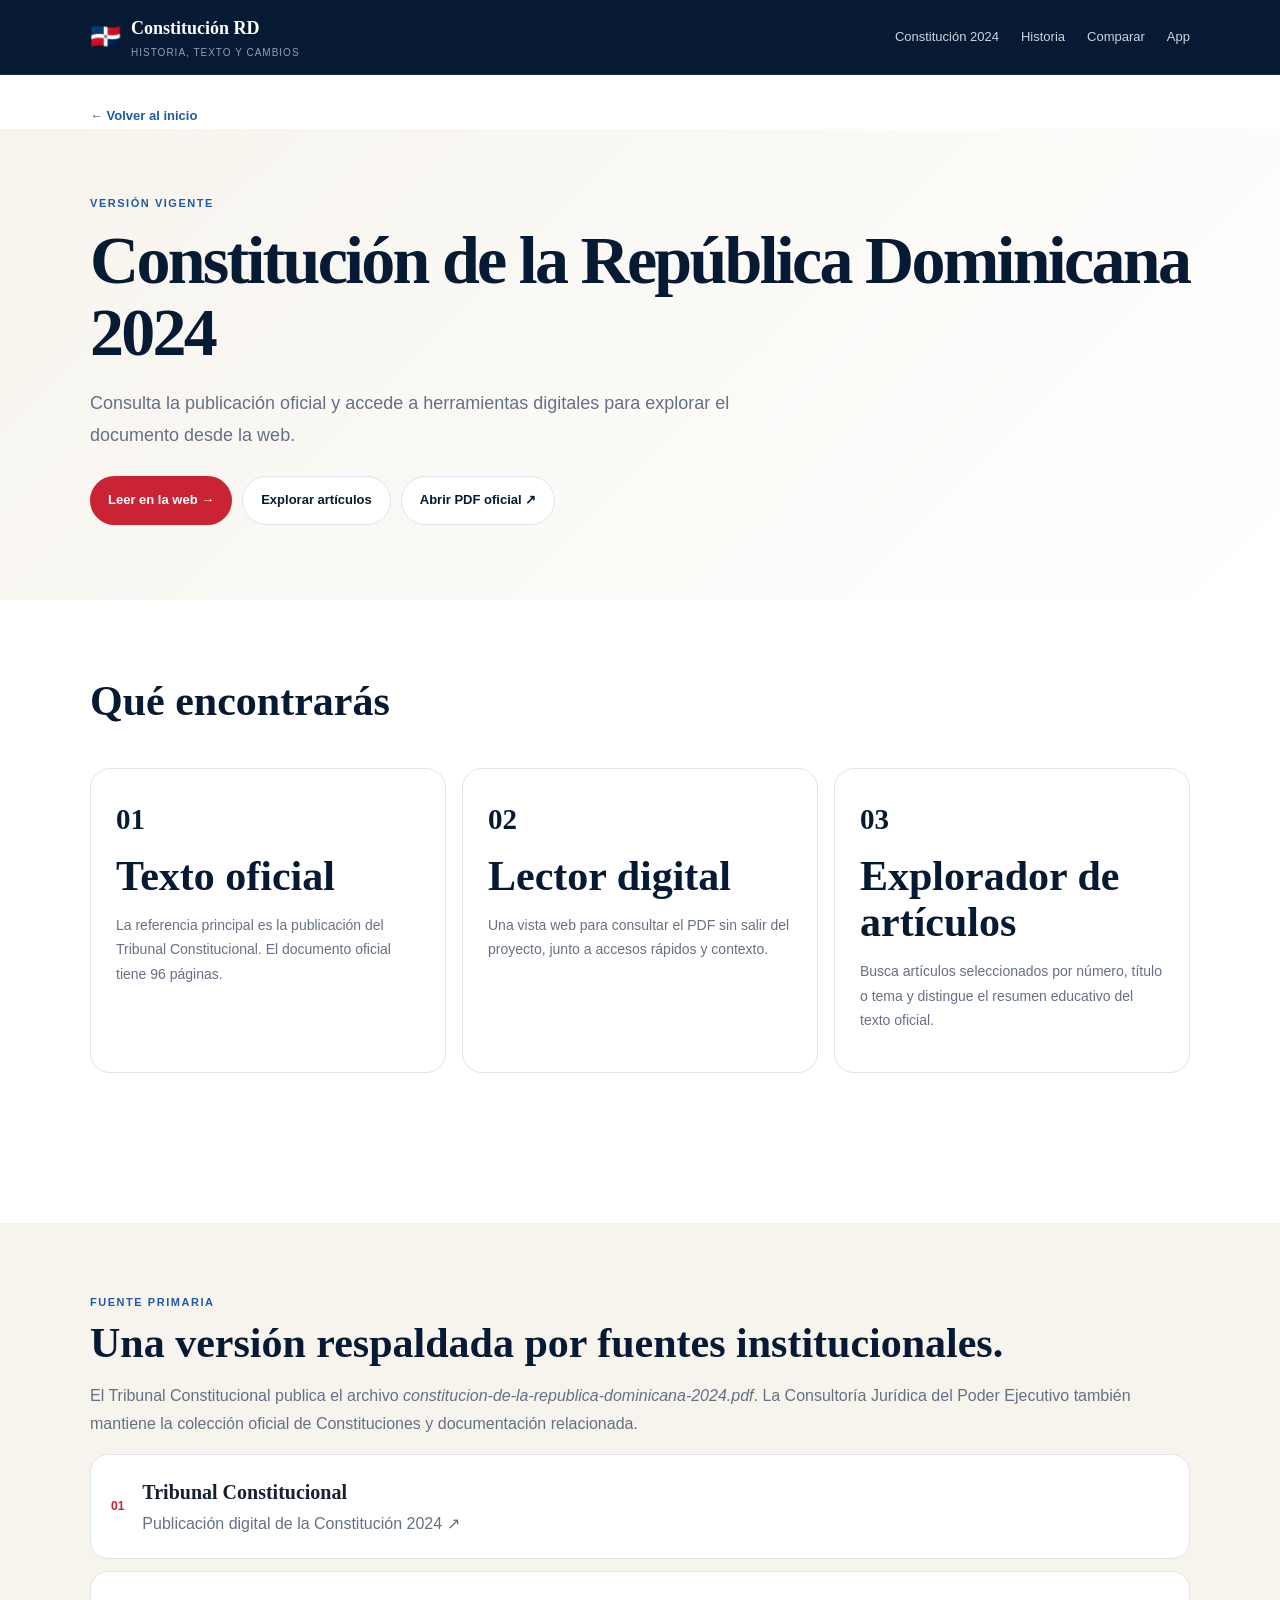
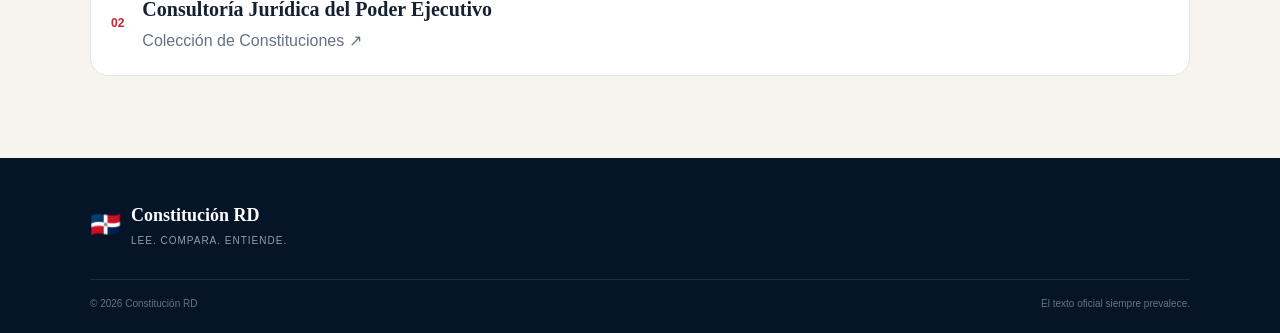
<file: constitucion/2024/index.html>
<!doctype html><html lang="es"><head><meta charset="utf-8"><meta name="viewport" content="width=device-width,initial-scale=1"><meta name="description" content="Constitución de la República Dominicana 2024: consulta la versión vigente, explora artículos y accede a la fuente oficial."><meta name="theme-color" content="#071a33"><link rel="icon" href="/favicon.svg"><link rel="manifest" href="/site.webmanifest"><link rel="stylesheet" href="/styles.css"><title>Constitución Dominicana 2024 | Constitución RD</title></head><body><header class="top"><div class="wrap bar"><a class="brand" href="/"><span class="flag">🇩🇴</span><span><strong>Constitución RD</strong><small>Historia, texto y cambios</small></span></a><nav class="nav"><a href="/constitucion/2024/">Constitución 2024</a><a href="/historia/">Historia</a><a href="/comparar/">Comparar</a><a href="/app/">App</a></nav></div></header><main><div class="wrap"><a class="back" href="/">← Volver al inicio</a></div><section class="hero"><div class="wrap"><div class="ey">Versión vigente</div><h1>Constitución de la República Dominicana 2024</h1><p>Consulta la publicación oficial y accede a herramientas digitales para explorar el documento desde la web.</p><div class="actions"><a class="btn primary" href="/constitucion/2024/leer/">Leer en la web →</a><a class="btn outline" href="/constitucion/2024/articulos/">Explorar artículos</a><a class="btn outline" href="https://tribunalsitestorage.blob.core.windows.net/media/60020/constitucion-de-la-republica-dominicana-2024.pdf" target="_blank" rel="noreferrer">Abrir PDF oficial ↗</a></div></div></section><section class="section"><div class="wrap"><h2>Qué encontrarás</h2><div class="grid"><article class="card"><strong>01</strong><h2>Texto oficial</h2><p>La referencia principal es la publicación del Tribunal Constitucional. El documento oficial tiene 96 páginas.</p></article><article class="card"><strong>02</strong><h2>Lector digital</h2><p>Una vista web para consultar el PDF sin salir del proyecto, junto a accesos rápidos y contexto.</p></article><article class="card"><strong>03</strong><h2>Explorador de artículos</h2><p>Busca artículos seleccionados por número, título o tema y distingue el resumen educativo del texto oficial.</p></article></div></div></section><section class="section soft"><div class="wrap"><div class="ey">Fuente primaria</div><h2>Una versión respaldada por fuentes institucionales.</h2><p class="muted">El Tribunal Constitucional publica el archivo <em>constitucion-de-la-republica-dominicana-2024.pdf</em>. La Consultoría Jurídica del Poder Ejecutivo también mantiene la colección oficial de Constituciones y documentación relacionada.</p><a class="source" href="https://www.tribunalconstitucional.gob.do/transparencia/base-legal-de-la-instituci%C3%B3n/constituci%C3%B3n-de-la-rep%C3%BAblica-dominicana/" target="_blank" rel="noreferrer"><span class="num">01</span><span><strong>Tribunal Constitucional</strong><br><span class="muted">Publicación digital de la Constitución 2024 ↗</span></span></a><a class="source" href="https://www.consultoria.gov.do/Services/Constitutions" target="_blank" rel="noreferrer"><span class="num">02</span><span><strong>Consultoría Jurídica del Poder Ejecutivo</strong><br><span class="muted">Colección de Constituciones ↗</span></span></a></div></section></main><footer class="footer"><div class="wrap"><div class="brand"><span class="flag">🇩🇴</span><span><strong>Constitución RD</strong><small>Lee. Compara. Entiende.</small></span></div><div class="footline"><span>© 2026 Constitución RD</span><span>El texto oficial siempre prevalece.</span></div></div></footer></body></html>
</file>
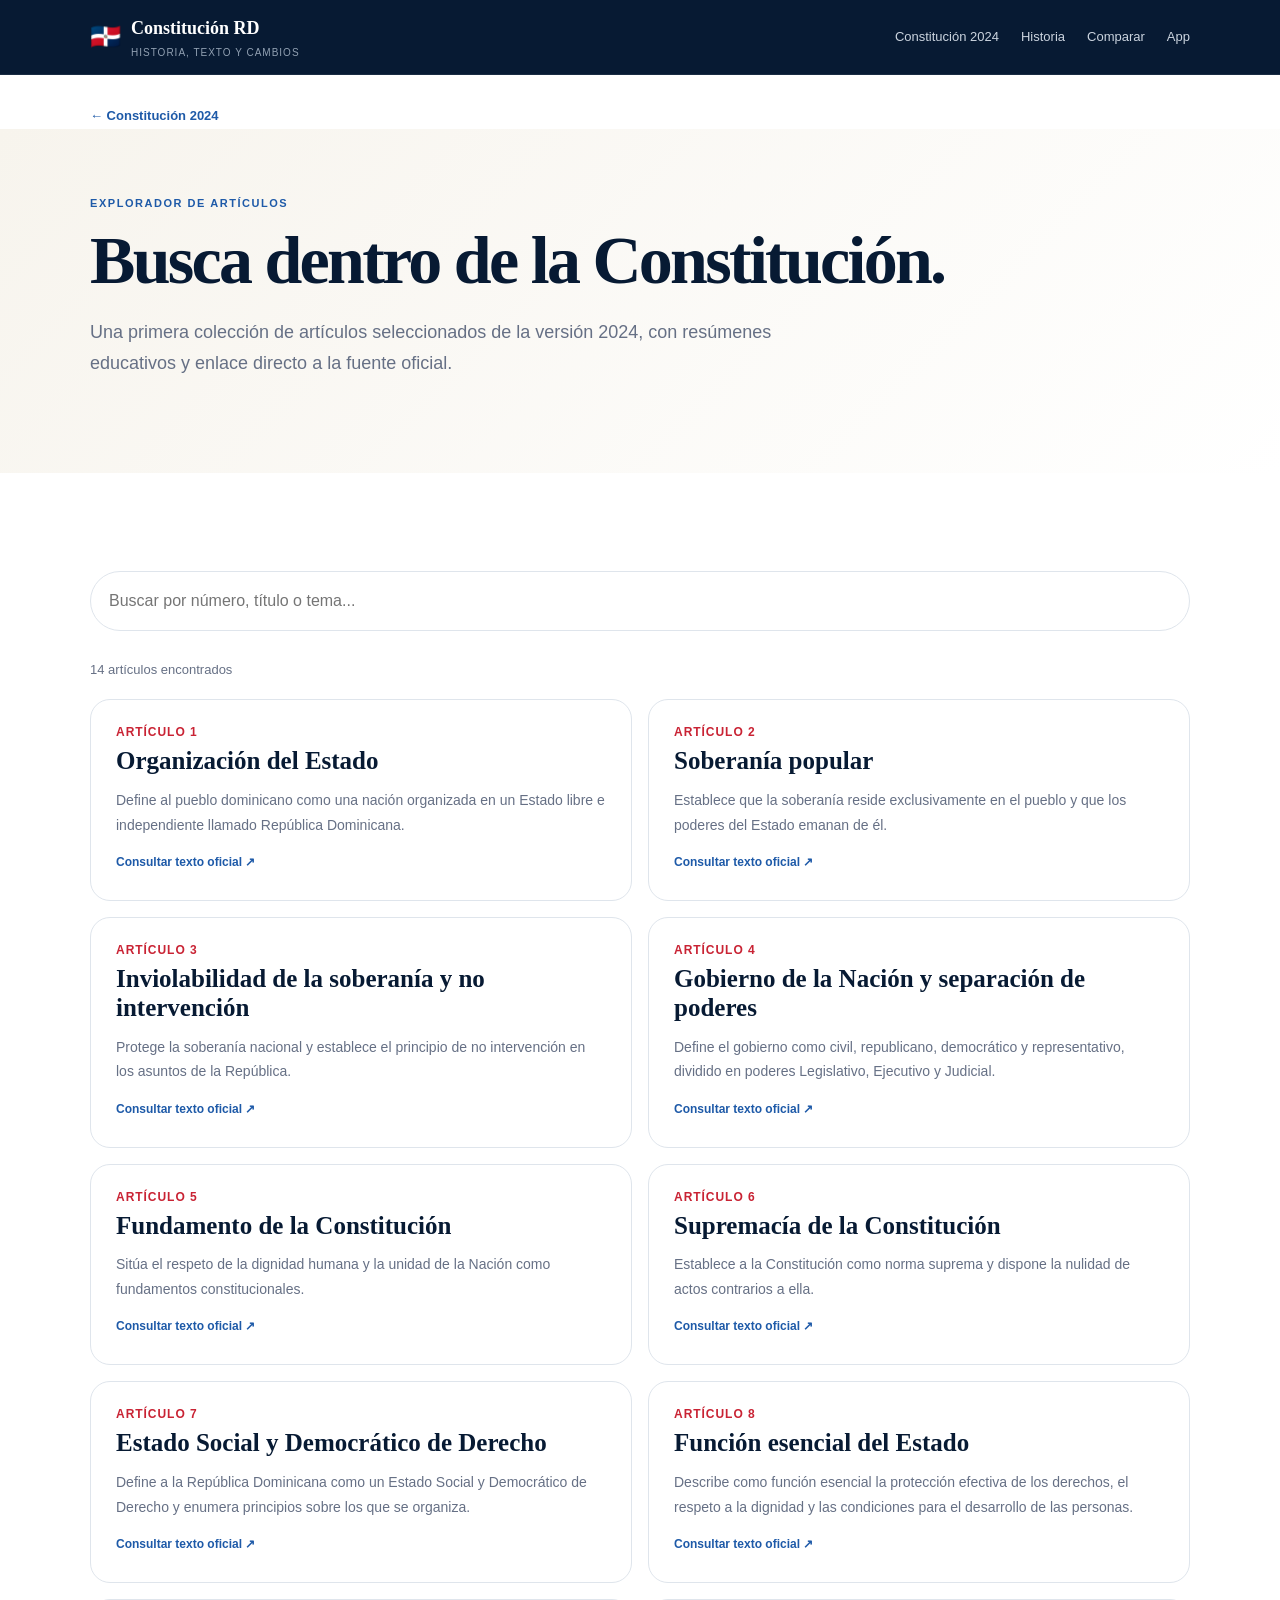
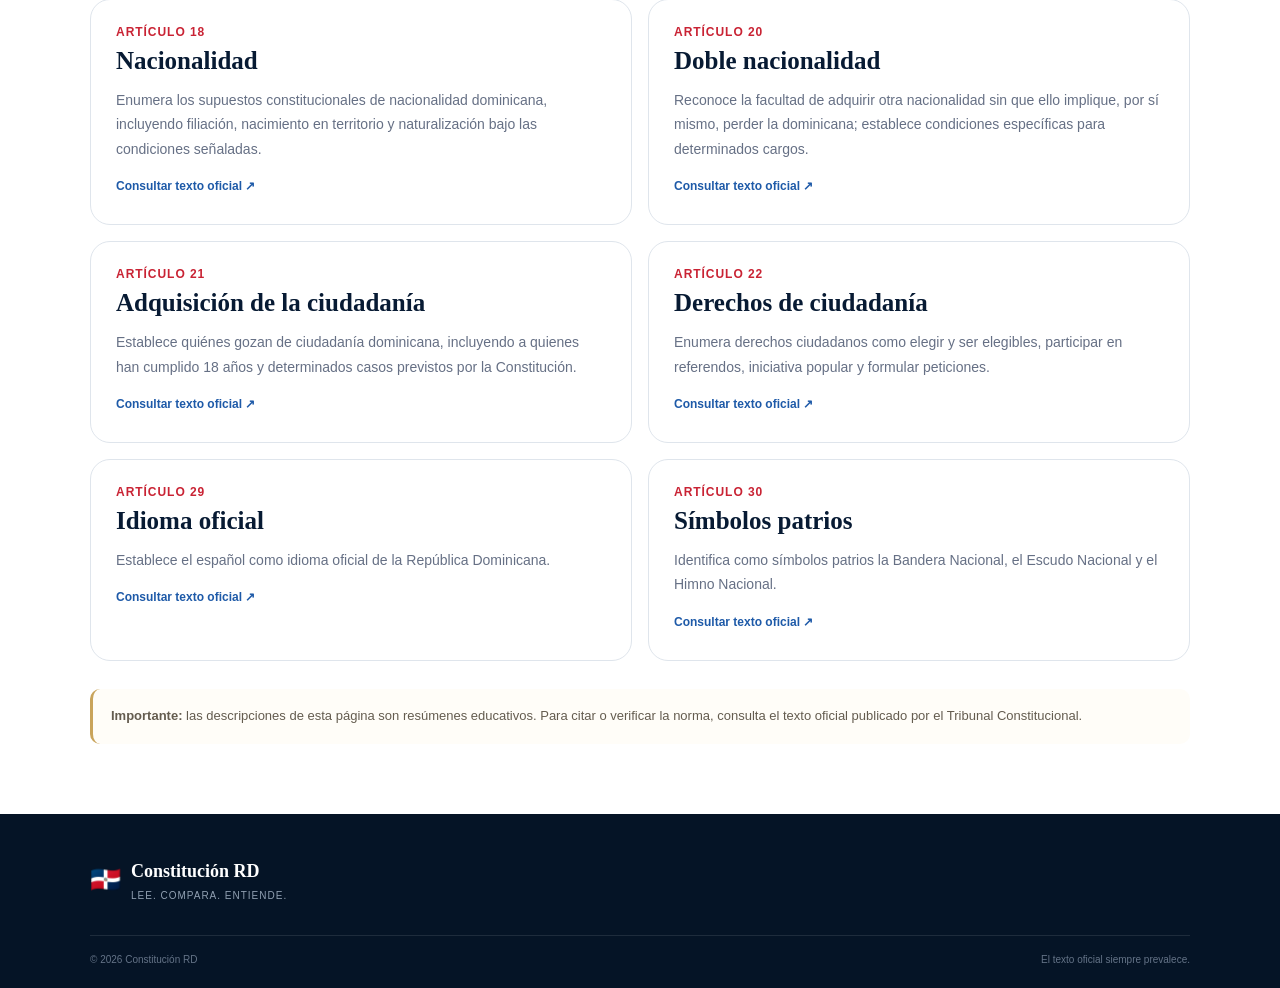
<file: constitucion/2024/articulos/index.html>
<!doctype html><html lang="es"><head><meta charset="utf-8"><meta name="viewport" content="width=device-width,initial-scale=1"><meta name="description" content="Explora artículos seleccionados de la Constitución de la República Dominicana 2024 con búsqueda y explicaciones resumidas."><meta name="theme-color" content="#071a33"><link rel="icon" href="/favicon.svg"><link rel="manifest" href="/site.webmanifest"><link rel="stylesheet" href="/styles.css"><title>Artículos Constitución Dominicana 2024 | Constitución RD</title><style>.searchbox{display:flex;gap:10px;margin:28px 0}.searchbox input{flex:1;padding:15px 18px;border:1px solid var(--l);border-radius:999px;font:inherit;outline:none}.count{color:var(--m);font-size:13px;margin-bottom:18px}.articles{display:grid;grid-template-columns:repeat(2,1fr);gap:16px}.article{border:1px solid var(--l);border-radius:20px;padding:25px;background:#fff}.article .num{font:800 12px Arial,sans-serif;color:var(--r);letter-spacing:.08em;text-transform:uppercase}.article h2{font:800 25px/1.15 Georgia,serif;color:var(--n);margin:8px 0 12px}.article p{font-size:14px;color:var(--m);margin:0}.article a{display:inline-block;margin-top:15px;color:var(--b);font-size:12px;font-weight:800;text-decoration:none}.notice{margin-top:28px;padding:16px 18px;border-left:3px solid var(--g);background:#fffdf8;border-radius:10px;color:#645c4f;font-size:13px}@media(max-width:700px){.articles{grid-template-columns:1fr}.searchbox{flex-direction:column}}</style></head><body><header class="top"><div class="wrap bar"><a class="brand" href="/"><span class="flag">🇩🇴</span><span><strong>Constitución RD</strong><small>Historia, texto y cambios</small></span></a><nav class="nav"><a href="/constitucion/2024/">Constitución 2024</a><a href="/historia/">Historia</a><a href="/comparar/">Comparar</a><a href="/app/">App</a></nav></div></header><main><div class="wrap"><a class="back" href="/constitucion/2024/">← Constitución 2024</a></div><section class="hero"><div class="wrap"><div class="ey">Explorador de artículos</div><h1>Busca dentro de la Constitución.</h1><p>Una primera colección de artículos seleccionados de la versión 2024, con resúmenes educativos y enlace directo a la fuente oficial.</p></div></section><section class="section"><div class="wrap"><div class="searchbox"><input id="q" type="search" placeholder="Buscar por número, título o tema..." aria-label="Buscar artículos"></div><div class="count" id="count"></div><div class="articles" id="articles"></div><div class="notice"><strong>Importante:</strong> las descripciones de esta página son resúmenes educativos. Para citar o verificar la norma, consulta el texto oficial publicado por el Tribunal Constitucional.</div></div></section></main><footer class="footer"><div class="wrap"><div class="brand"><span class="flag">🇩🇴</span><span><strong>Constitución RD</strong><small>Lee. Compara. Entiende.</small></span></div><div class="footline"><span>© 2026 Constitución RD</span><span>El texto oficial siempre prevalece.</span></div></div></footer><script>const source='https://tribunalsitestorage.blob.core.windows.net/media/60020/constitucion-de-la-republica-dominicana-2024.pdf';const data=[['1','Organización del Estado','Define al pueblo dominicano como una nación organizada en un Estado libre e independiente llamado República Dominicana.','estado nación organización'],['2','Soberanía popular','Establece que la soberanía reside exclusivamente en el pueblo y que los poderes del Estado emanan de él.','soberanía pueblo poder'],['3','Inviolabilidad de la soberanía y no intervención','Protege la soberanía nacional y establece el principio de no intervención en los asuntos de la República.','soberanía intervención'],['4','Gobierno de la Nación y separación de poderes','Define el gobierno como civil, republicano, democrático y representativo, dividido en poderes Legislativo, Ejecutivo y Judicial.','gobierno poderes legislativo ejecutivo judicial'],['5','Fundamento de la Constitución','Sitúa el respeto de la dignidad humana y la unidad de la Nación como fundamentos constitucionales.','dignidad nación'],['6','Supremacía de la Constitución','Establece a la Constitución como norma suprema y dispone la nulidad de actos contrarios a ella.','supremacía norma ley'],['7','Estado Social y Democrático de Derecho','Define a la República Dominicana como un Estado Social y Democrático de Derecho y enumera principios sobre los que se organiza.','estado social democrático derecho'],['8','Función esencial del Estado','Describe como función esencial la protección efectiva de los derechos, el respeto a la dignidad y las condiciones para el desarrollo de las personas.','derechos dignidad estado'],['18','Nacionalidad','Enumera los supuestos constitucionales de nacionalidad dominicana, incluyendo filiación, nacimiento en territorio y naturalización bajo las condiciones señaladas.','nacionalidad dominicano nacimiento'],['20','Doble nacionalidad','Reconoce la facultad de adquirir otra nacionalidad sin que ello implique, por sí mismo, perder la dominicana; establece condiciones específicas para determinados cargos.','doble nacionalidad ciudadanía'],['21','Adquisición de la ciudadanía','Establece quiénes gozan de ciudadanía dominicana, incluyendo a quienes han cumplido 18 años y determinados casos previstos por la Constitución.','ciudadanía edad'],['22','Derechos de ciudadanía','Enumera derechos ciudadanos como elegir y ser elegibles, participar en referendos, iniciativa popular y formular peticiones.','ciudadanía votar elecciones petición'],['29','Idioma oficial','Establece el español como idioma oficial de la República Dominicana.','idioma español'],['30','Símbolos patrios','Identifica como símbolos patrios la Bandera Nacional, el Escudo Nacional y el Himno Nacional.','bandera escudo himno símbolos']];const root=document.getElementById('articles'),q=document.getElementById('q'),count=document.getElementById('count');function render(){const query=q.value.trim().toLowerCase();const filtered=data.filter(x=>(x[0]+' '+x[1]+' '+x[2]+' '+x[3]).toLowerCase().includes(query));count.textContent=`${filtered.length} artículo${filtered.length===1?'':'s'} encontrado${filtered.length===1?'':'s'}`;root.innerHTML=filtered.map(x=>`<article class="article"><div class="num">Artículo ${x[0]}</div><h2>${x[1]}</h2><p>${x[2]}</p><a href="${source}" target="_blank" rel="noreferrer">Consultar texto oficial ↗</a></article>`).join('')||'<div class="card"><h2>No encontramos coincidencias.</h2><p>Prueba con otra palabra, como “derechos”, “ciudadanía” o “poderes”.</p></div>'}q.addEventListener('input',render);render();</script></body></html>
</file>
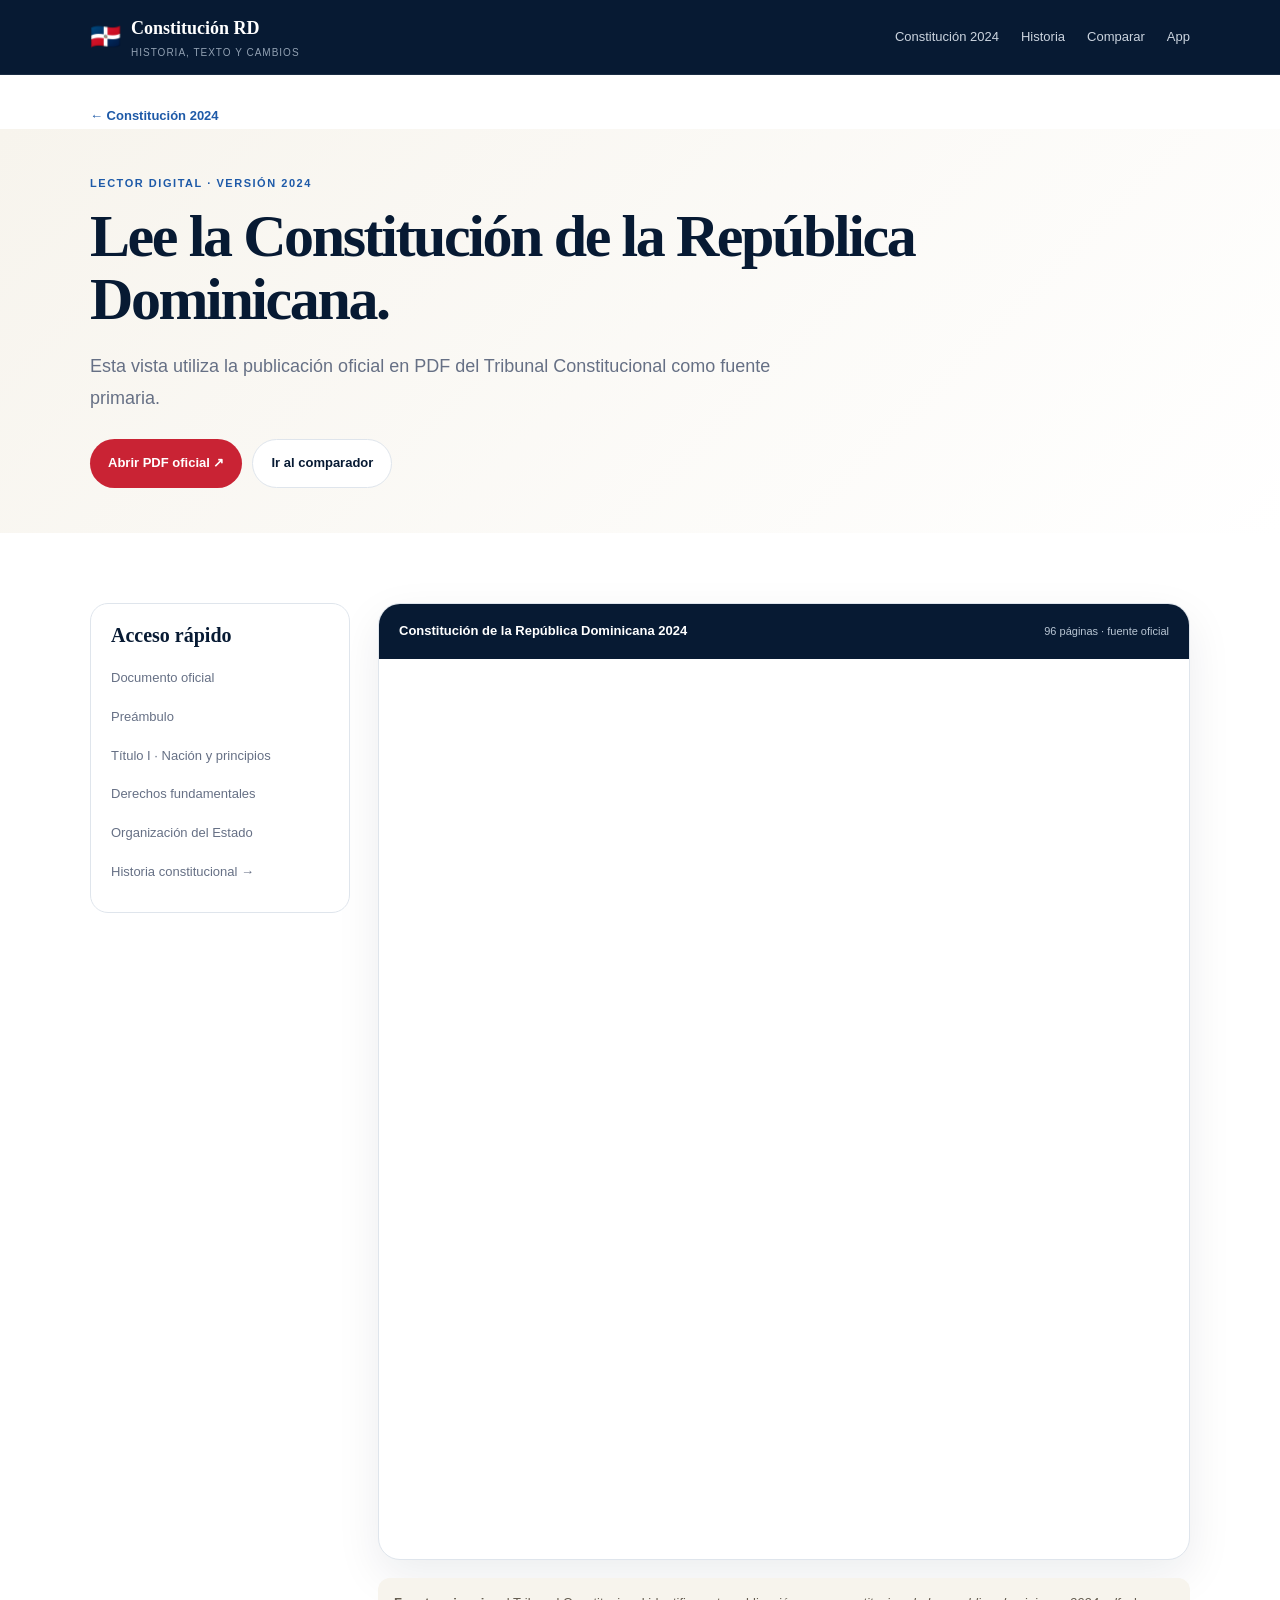
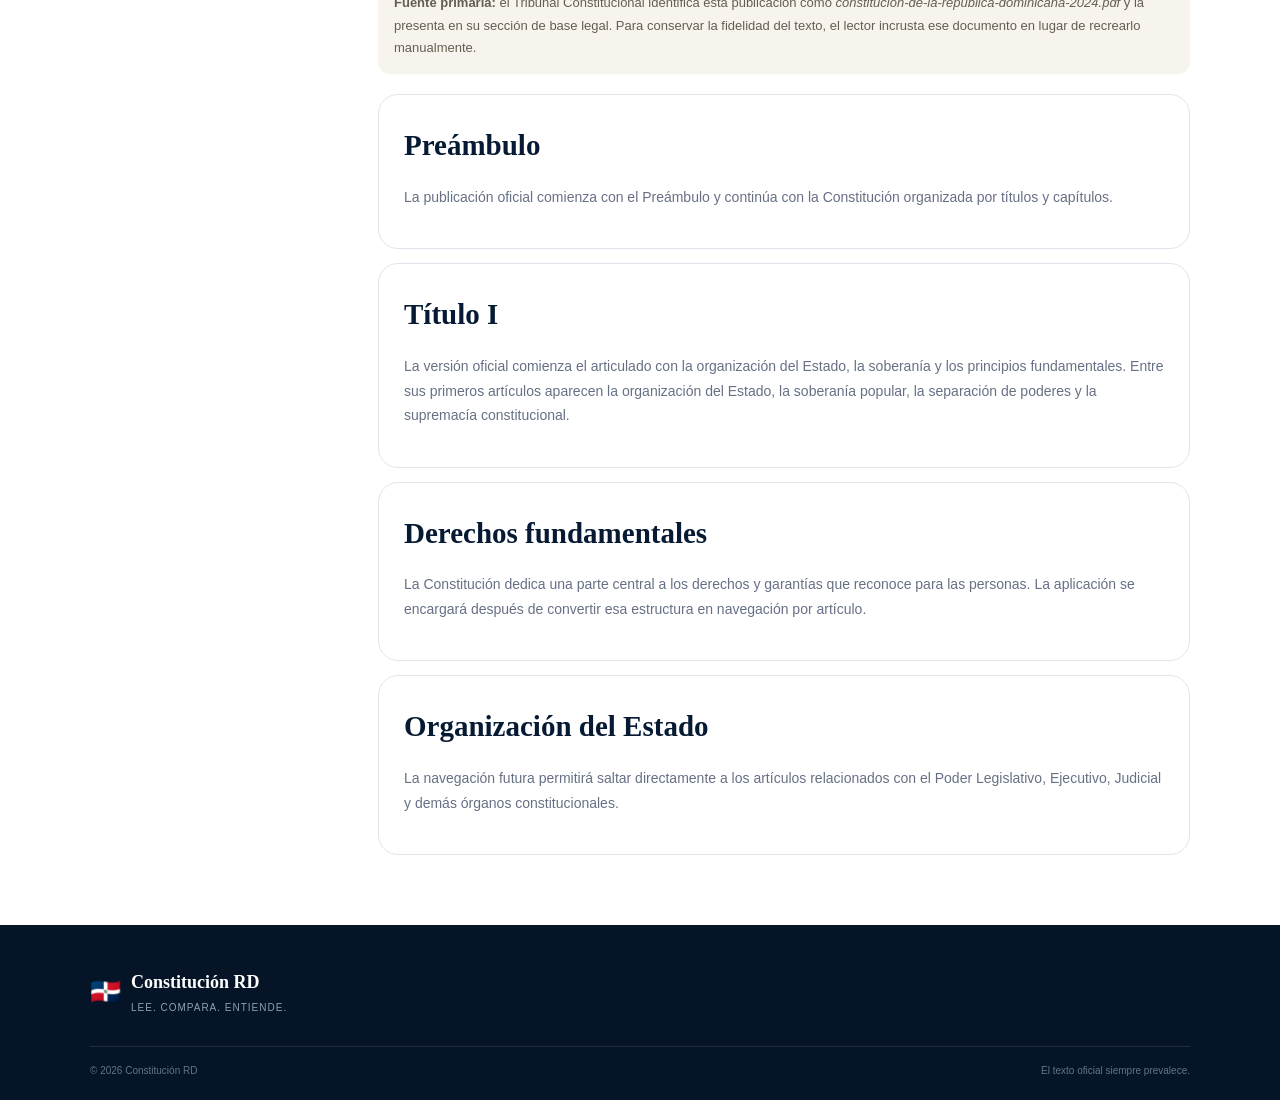
<file: constitucion/2024/leer/index.html>
<!doctype html><html lang="es"><head><meta charset="utf-8"><meta name="viewport" content="width=device-width,initial-scale=1"><meta name="description" content="Lee la Constitución de la República Dominicana 2024 en una vista adaptada para consulta digital."><meta name="theme-color" content="#071a33"><link rel="icon" href="/favicon.svg"><link rel="manifest" href="/site.webmanifest"><link rel="stylesheet" href="/styles.css"><title>Leer Constitución Dominicana 2024 | Constitución RD</title><style>.reader{display:grid;grid-template-columns:260px 1fr;gap:28px;align-items:start}.toc{position:sticky;top:98px;border:1px solid var(--l);border-radius:18px;background:#fff;padding:20px}.toc h3{margin:0 0 12px;font:800 20px Georgia,serif;color:var(--n)}.toc a{display:block;text-decoration:none;color:var(--m);padding:8px 0;font-size:13px}.toc a:hover{color:var(--b)}.pdf{background:#fff;border:1px solid var(--l);border-radius:22px;overflow:hidden;box-shadow:0 16px 45px rgba(7,26,51,.08)}.pdfbar{padding:16px 20px;background:var(--n);color:#fff;display:flex;align-items:center;justify-content:space-between;gap:14px}.pdfbar strong{font-size:13px}.pdfbar span{font-size:11px;color:#b8c5d3}.pdf iframe{display:block;width:100%;height:900px;border:0}.notice{margin:18px 0 0;padding:14px 16px;border-radius:12px;background:#f7f4ed;color:#655d50;font-size:13px}.hero.slim{padding:45px 0}.hero.slim h1{font-size:clamp(40px,5vw,60px)}@media(max-width:850px){.reader{grid-template-columns:1fr}.toc{position:static}.pdf iframe{height:700px}}</style></head><body><header class="top"><div class="wrap bar"><a class="brand" href="/"><span class="flag">🇩🇴</span><span><strong>Constitución RD</strong><small>Historia, texto y cambios</small></span></a><nav class="nav"><a href="/constitucion/2024/">Constitución 2024</a><a href="/historia/">Historia</a><a href="/comparar/">Comparar</a><a href="/app/">App</a></nav></div></header><main><div class="wrap"><a class="back" href="/constitucion/2024/">← Constitución 2024</a></div><section class="hero slim"><div class="wrap"><div class="ey">Lector digital · versión 2024</div><h1>Lee la Constitución de la República Dominicana.</h1><p>Esta vista utiliza la publicación oficial en PDF del Tribunal Constitucional como fuente primaria.</p><div class="actions"><a class="btn primary" href="https://tribunalsitestorage.blob.core.windows.net/media/60020/constitucion-de-la-republica-dominicana-2024.pdf" target="_blank" rel="noreferrer">Abrir PDF oficial ↗</a><a class="btn outline" href="/comparar/">Ir al comparador</a></div></div></section><section class="section"><div class="wrap reader"><aside class="toc"><h3>Acceso rápido</h3><a href="#pdf">Documento oficial</a><a href="#pre">Preámbulo</a><a href="#t1">Título I · Nación y principios</a><a href="#derechos">Derechos fundamentales</a><a href="#poderes">Organización del Estado</a><a href="/historia/">Historia constitucional →</a></aside><article><div class="pdf" id="pdf"><div class="pdfbar"><strong>Constitución de la República Dominicana 2024</strong><span>96 páginas · fuente oficial</span></div><iframe title="Constitución de la República Dominicana 2024" src="https://tribunalsitestorage.blob.core.windows.net/media/60020/constitucion-de-la-republica-dominicana-2024.pdf"></iframe></div><div class="notice"><strong>Fuente primaria:</strong> el Tribunal Constitucional identifica esta publicación como <em>constitucion-de-la-republica-dominicana-2024.pdf</em> y la presenta en su sección de base legal. Para conservar la fidelidad del texto, el lector incrusta ese documento en lugar de recrearlo manualmente.</div><div id="pre" class="card" style="margin-top:20px"><strong>Preámbulo</strong><p>La publicación oficial comienza con el Preámbulo y continúa con la Constitución organizada por títulos y capítulos.</p></div><div id="t1" class="card" style="margin-top:14px"><strong>Título I</strong><p>La versión oficial comienza el articulado con la organización del Estado, la soberanía y los principios fundamentales. Entre sus primeros artículos aparecen la organización del Estado, la soberanía popular, la separación de poderes y la supremacía constitucional.</p></div><div id="derechos" class="card" style="margin-top:14px"><strong>Derechos fundamentales</strong><p>La Constitución dedica una parte central a los derechos y garantías que reconoce para las personas. La aplicación se encargará después de convertir esa estructura en navegación por artículo.</p></div><div id="poderes" class="card" style="margin-top:14px"><strong>Organización del Estado</strong><p>La navegación futura permitirá saltar directamente a los artículos relacionados con el Poder Legislativo, Ejecutivo, Judicial y demás órganos constitucionales.</p></div></article></div></section></main><footer class="footer"><div class="wrap"><div class="brand"><span class="flag">🇩🇴</span><span><strong>Constitución RD</strong><small>Lee. Compara. Entiende.</small></span></div><div class="footline"><span>© 2026 Constitución RD</span><span>El texto oficial siempre prevalece.</span></div></div></footer></body></html>
</file>
<file: styles.css>
:root{--n:#071a33;--b:#1e5aa8;--r:#c92334;--c:#f7f4ed;--i:#152033;--m:#667085;--l:#dfe5ec;--g:#c9a45b}*{box-sizing:border-box}html{scroll-behavior:smooth}body{margin:0;color:var(--i);font:16px/1.75 Arial,Helvetica,sans-serif;background:#fff}a{color:inherit}.wrap{width:min(1100px,calc(100% - 36px));margin:auto}.top{background:var(--n);color:#fff;border-bottom:1px solid rgba(255,255,255,.08)}.bar{height:74px;display:flex;align-items:center;gap:22px}.brand{display:flex;align-items:center;gap:10px;text-decoration:none;margin-right:auto}.brand .flag{font-size:25px}.brand strong{display:block;font-family:Georgia,serif;font-size:18px}.brand small{display:block;color:#91a0b2;font-size:10px;text-transform:uppercase;letter-spacing:.1em}.nav{display:flex;gap:22px;color:#cbd4df;font-size:13px}.nav a{text-decoration:none}.nav a:hover{color:#fff}.back{display:inline-flex;margin:30px 0 0;color:var(--b);font-weight:700;text-decoration:none;font-size:13px}.hero{padding:65px 0 75px;background:linear-gradient(135deg,#f7f4ed,#fff)}.ey{color:var(--b);text-transform:uppercase;letter-spacing:.14em;font-size:11px;font-weight:800}.hero h1{font:800 clamp(40px,6vw,68px)/1.05 Georgia,serif;letter-spacing:-.04em;margin:12px 0 20px;color:var(--n)}.hero p{max-width:720px;color:var(--m);font-size:18px}.actions{display:flex;gap:10px;flex-wrap:wrap;margin-top:25px}.btn{display:inline-flex;align-items:center;justify-content:center;text-decoration:none;border-radius:999px;padding:12px 18px;font-weight:800;font-size:13px}.primary{background:var(--r);color:#fff}.outline{border:1px solid var(--l);color:var(--n);background:#fff}.grid{display:grid;grid-template-columns:repeat(3,1fr);gap:16px;margin:44px 0 80px}.card{padding:25px;border:1px solid var(--l);border-radius:20px;background:#fff}.card strong{font-family:Georgia,serif;font-size:29px;color:var(--n)}.card h2{font:800 25px/1.15 Georgia,serif;margin:8px 0}.card p{color:var(--m);font-size:14px}.section{padding:70px 0}.soft{background:var(--c)}.section h2{font:800 42px/1.1 Georgia,serif;color:var(--n);margin:8px 0 12px}.muted{color:var(--m)}.source{display:flex;align-items:center;gap:18px;padding:20px;border:1px solid var(--l);border-radius:18px;text-decoration:none;margin:12px 0;background:#fff}.source .num{color:var(--r);font-weight:900;font-size:12px}.source strong{font-family:Georgia,serif;font-size:20px}.timeline{display:grid;gap:0;border-left:2px solid #ccd6e0;margin:35px 0 10px}.event{position:relative;padding:2px 0 34px 30px}.event:before{content:'';position:absolute;left:-9px;top:8px;width:14px;height:14px;border-radius:50%;background:var(--b);border:3px solid #fff}.event.current:before{background:var(--r)}.year{font:800 31px Georgia,serif;color:var(--n)}.event p{margin:4px 0 0;color:var(--m)}.event a:not(.btn){display:inline-block;margin-top:8px;color:var(--b);font-weight:800;font-size:12px;text-decoration:none}.event .actions{margin-top:14px}.toolbar{display:flex;gap:10px;flex-wrap:wrap;margin:24px 0}.select{padding:12px 15px;border:1px solid var(--l);border-radius:12px;background:#fff;font:inherit;color:var(--n)}.filter{cursor:pointer}.filter.active{background:var(--n);border-color:var(--n);color:#fff}.compare{display:grid;grid-template-columns:1fr 1fr;gap:18px;margin:25px 0}.pane{border-radius:20px;overflow:hidden;border:1px solid var(--l)}.pane h3{margin:0;padding:14px 18px;background:var(--n);color:#fff;font-size:12px;letter-spacing:.1em;text-transform:uppercase}.pane .body{padding:22px;background:#f8fafc;min-height:220px;color:#596679}.diffnote{border-left:3px solid var(--g);padding:12px 16px;background:#fffdf8;border-radius:9px;color:#5f5a4d;margin:22px 0}.phone{width:220px;height:405px;border:8px solid #13263d;border-radius:34px;background:#0b1828;padding:8px;box-shadow:0 24px 55px rgba(7,26,51,.2)}.phone .screen{height:100%;border-radius:24px;background:#f7f8fa;padding:18px}.mini{background:var(--n);color:#fff;border-radius:15px;padding:16px;margin-top:25px}.mini small{font-size:8px;opacity:.7}.mini b{display:block;font:800 37px Georgia,serif}.appgrid{display:grid;grid-template-columns:1fr 300px;gap:60px;align-items:center}.footer{background:#051426;color:#fff;padding:42px 0 20px}.footer p,.footer a{color:#8190a4;font-size:12px}.footline{border-top:1px solid rgba(255,255,255,.1);padding-top:15px;margin-top:30px;display:flex;justify-content:space-between;font-size:10px;color:#647387}@media(max-width:800px){.nav{display:none}.grid,.compare,.appgrid{grid-template-columns:1fr}.hero{padding-top:45px}.section{padding:55px 0}.section h2{font-size:35px}.phone{justify-self:center}}
</file>
